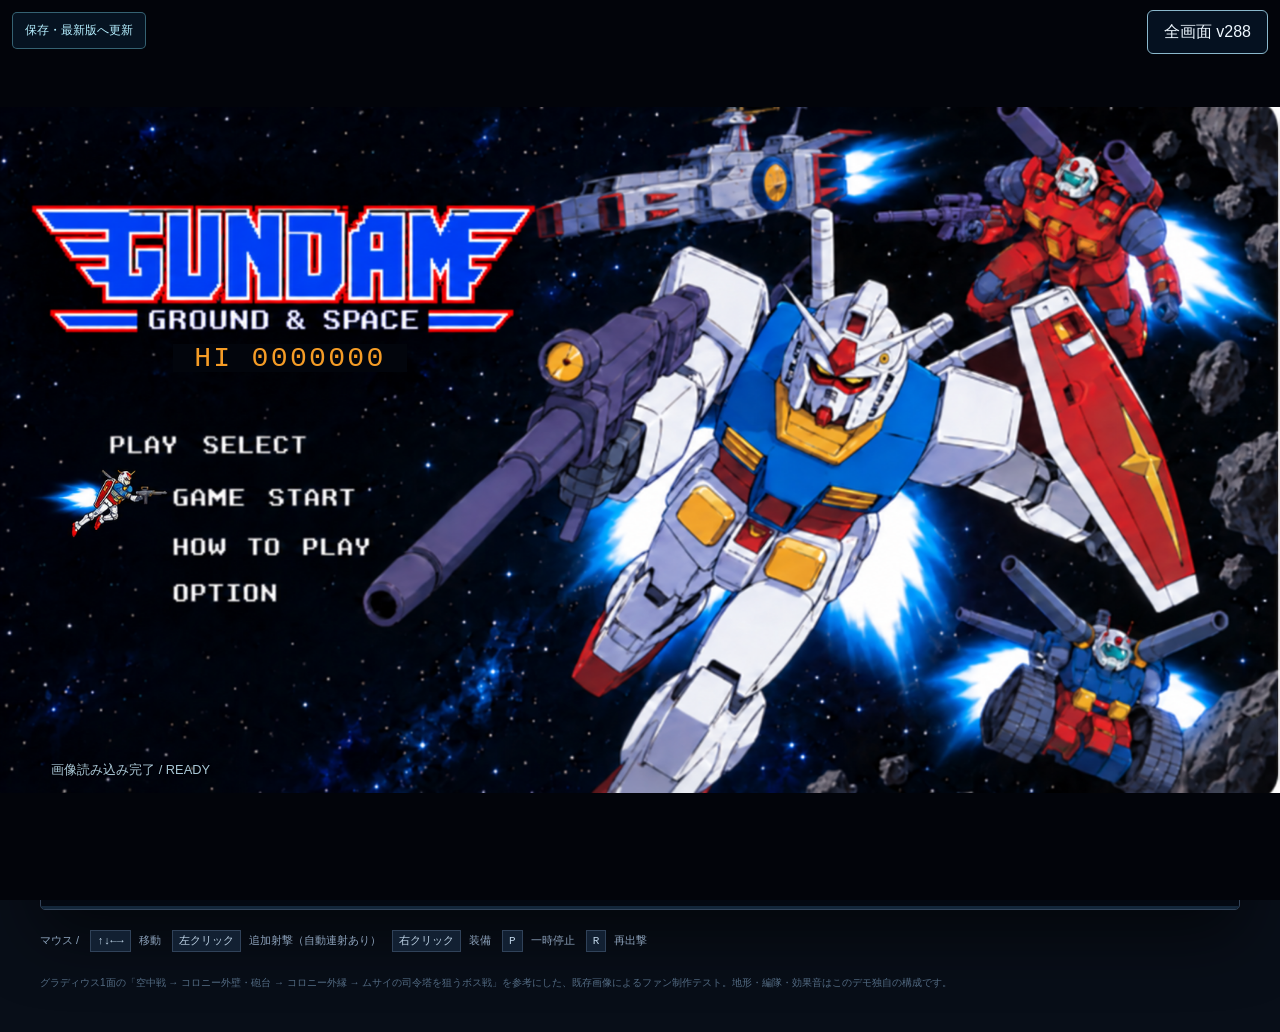
<file: index.html>
<!doctype html>
<html lang="ja">
<head><meta charset="utf-8"><meta name="viewport" content="width=device-width,initial-scale=1,viewport-fit=cover"><title>GUNDAM / COLONY FRONT — テストゲーム</title>
<link rel="stylesheet" href="style.css?v=288"><link rel="stylesheet" href="customization.css?v=288"><link rel="stylesheet" href="result-customization.css?v=288"><link rel="stylesheet" href="workshop-ui.css?v=288"><link rel="stylesheet" href="workshop-skin.css?v=288"><link rel="stylesheet" href="title-menu.css?v=288"><link rel="stylesheet" href="developer-menu.css?v=288"><link rel="manifest" href="manifest.webmanifest"><meta name="theme-color" content="#081726"></head>
<body><main>
<header><div class="brand"><span class="mark">◆</span><div><small>MS COMBAT SIMULATOR / TEST BUILD 01</small><h1>COLONY FRONT<span>ガンダム × ザク</span></h1></div></div><div class="status"><i></i> LOCAL TEST · v288 <button id="fullscreen">全画面 v288</button></div></header>
<section class="game-frame"><div id="title-menu" role="region" aria-label="ゲーム開始メニュー"><a id="offline-update" href="install.html?update=288" style="position:absolute;top:12px;left:12px;z-index:20;padding:9px 12px;border:1px solid #7bd9ed66;border-radius:5px;background:#071726dd;color:#b5efff;font:12px sans-serif;text-decoration:none">保存・最新版へ更新</a><button id="title-fullscreen" type="button">全画面 <span class="title-version">v288</span></button><div class="title-stage"><div class="title-illustration"><img src="assets/title-menu/title-menu-approved-flight.png" alt="ガンダム、ガンキャノン、ガンタンクとホワイトベースの宇宙戦"><div class="title-hi" id="title-high-score">HI 0000000</div></div><nav class="title-controls" aria-label="タイトルメニュー"><button id="title-start" disabled>GAME START</button><button id="title-help">HOW TO PLAY</button><button id="title-options">OPTION</button></nav><div class="title-status" id="title-status" role="status">読込中…</div><section class="title-dialog" id="title-dialog" role="dialog" aria-modal="true" aria-label="メニュー詳細" hidden></section></div></div><div class="topline"><span><span id="stage-number">第1話</span> <b id="zone">AIR BATTLE</b></span><span>SCORE <b id="score">000000</b></span><span>BEST <b id="best">000000</b></span><span>残機 <b id="lives">03</b></span></div>
<div class="screen"><div id="player-hud"><span>HP <span class="hp-track"><i id="hp-fill"></i></span> <b id="hp-text">100 / 100</b></span><span id="material-count">素材 0</span></div><canvas id="game" width="1200" height="675" aria-label="横スクロールシューティングゲーム"></canvas><div class="mobile-actions"><div><button data-key="KeyX" aria-label="A 装備">A</button><span>装備</span></div><div class="burner-control"><button data-key="KeyB" aria-label="B バーニア">B</button><span>バーニア</span></div></div><button id="luna2-reroll" type="button" hidden>再出撃</button><button id="luna2-extract" type="button" hidden>素材を持ち帰る</button><div id="cover-control" hidden><button id="cover-button" type="button">隠れる</button></div><div id="overlay"><small id="eyebrow">第1話 / ガンダム大地に立つ!!</small><h2 id="title">出撃準備、完了。</h2><p id="message">ガンダムでザク編隊を突破せよ。<br>地上の基地と峡谷を突破せよ。第1ステージをクリアして宇宙戦へ。</p><button id="start">出撃する <span>ENTER ↵</span></button><p class="hint">移動：マウス / 矢印　射撃：左クリック　装備：右クリック / X</p><span id="loading">画像を読み込み中…</span></div></div>

<div class="powerbar"><span class="label">POWER UP <small>カプセルで選択 → 右クリック / X</small></span><div id="power"></div><span id="equipment">BEAM RIFLE</span></div><div class="progress"><i id="progress"></i></div><div id="custom-panel" role="dialog" aria-label="機体カスタマイズ" style="display:none"></div><iframe id="arcade-results" title="第2ステージ戦闘結果" style="display:none;position:fixed;inset:0;width:100%;height:100%;border:0;z-index:1000"></iframe><div id="intermission" style="display:none;position:fixed;inset:0;background:#000;z-index:1100;align-items:center;justify-content:center"><video id="eyecatch-video" src="game-assets/video/gundam-eyecatch.mp4?v=288" preload="none" playsinline style="width:100%;height:100%;object-fit:contain"></video><button id="eyecatch-resume" style="display:none;position:absolute;bottom:12%;left:50%;transform:translateX(-50%)">タップして再生</button></div></section>
<footer><div>マウス / <kbd>↑↓←→</kbd> 移動 <kbd>左クリック</kbd> 追加射撃（自動連射あり） <kbd>右クリック</kbd> 装備 <kbd>P</kbd> 一時停止 <kbd>R</kbd> 再出撃</div><label class="developer-only"><input type="checkbox" id="training"> 無敵テスト</label><button class="developer-only" id="boss-test">ボス戦テスト</button><button class="developer-only" id="spark-test">破壊演出テスト</button><button class="developer-only" id="zaku-sound-test">ザク撃破音</button></footer>
<p class="note">グラディウス1面の「空中戦 → コロニー外壁・砲台 → コロニー外縁 → ムサイの司令塔を狙うボス戦」を参考にした、既存画像によるファン制作テスト。地形・編隊・効果音はこのデモ独自の構成です。</p>
<audio id="bgm" src="game-assets/audio/gundam-kidou-m7.mp4?v=288" preload="none" loop playsinline></audio></main><script>window.addEventListener('error',function(e){if(!e.message)return;var label=document.getElementById('loading');if(label)label.textContent='起動エラー：'+e.message;});</script><script src="touch-scroll-guard.js?v=288"></script><script src="sprite-metadata.js?v=288"></script><script src="game-audio.js?v=288"></script><script src="ground-stage.js?v=288"></script><script src="ground-boss-intro.js?v=288"></script><script src="customization.js?v=288"></script><script src="weapon-art.js?v=288"></script><script src="result-customization.js?v=288"></script><script src="workshop-ui.js?v=288"></script><script src="title-menu.js?v=288"></script><script src="stage-three.js?v=288"></script><script src="developer-menu.js?v=288"></script><script src="stage-five.js?v=288"></script><script src="stage-four.js?v=288"></script><script src="luna2-maze.js?v=288"></script><script src="game.js?v=288"></script><script src="pwa-register.js"></script></body></html>
</file>
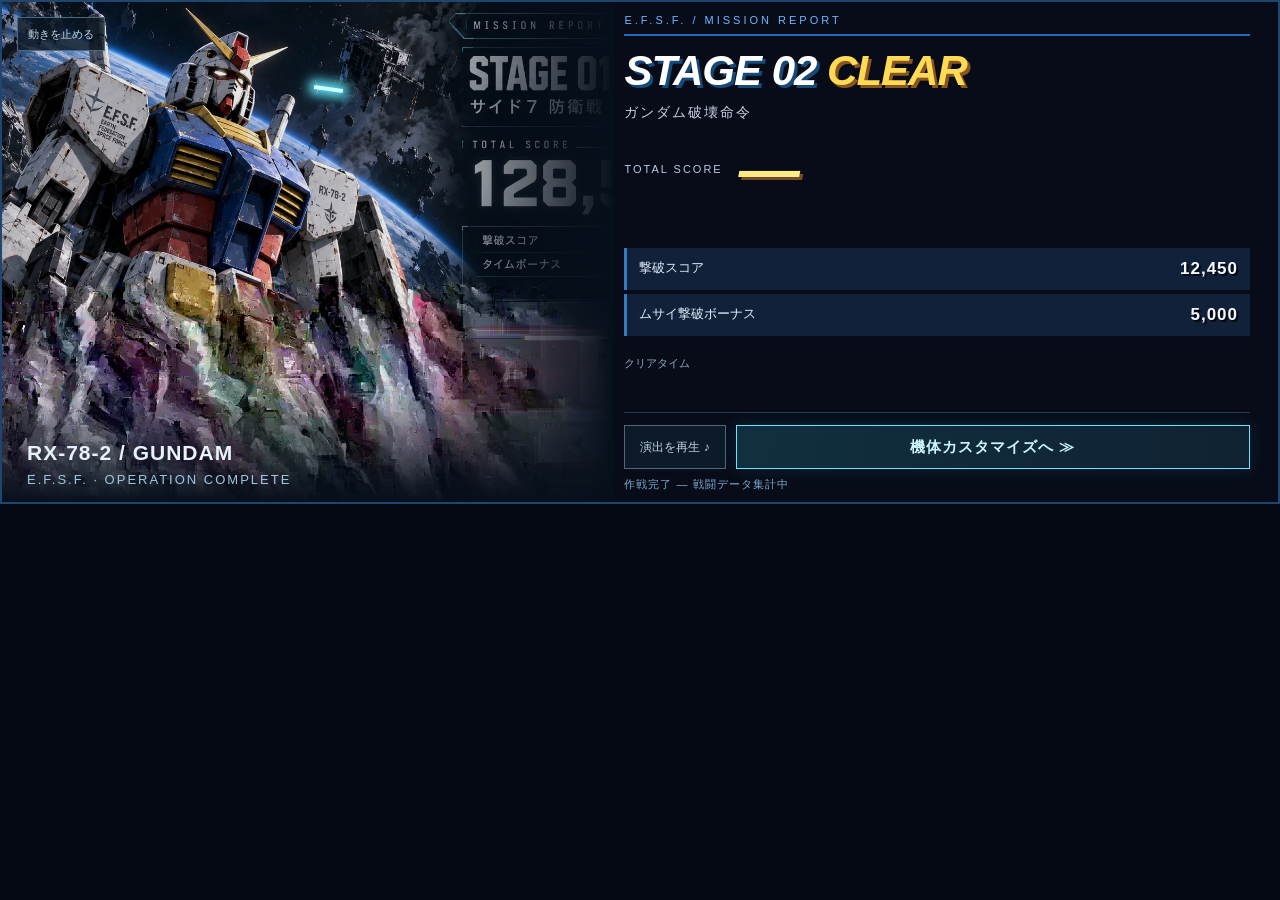
<file: arcade-results.html>
<!doctype html>
<html lang="ja"><head><meta charset="utf-8"><meta name="viewport" content="width=device-width,initial-scale=1"><title>Gundam Arcade Results</title><style>body{margin:0;padding:24px;background:#040912}#gcm{max-width:1100px;margin:auto}.cursor-interaction{cursor:pointer}@media(max-width:600px){body{padding:0}}</style><style>.rank,.banner,.breakdown>div:nth-child(n+3),.metrics>div:not(:last-child){display:none!important}body{padding:0}#gcm{max-width:none;min-height:100svh}.next{white-space:nowrap}</style></head><body>
<div id="gcm">
<style>
#gcm{font-family:Arial,'Noto Sans JP',sans-serif;color:#eef7ff;background:#060f1b;position:relative;overflow:hidden;min-height:570px;border:1px solid #264351;isolation:isolate}#gcm *{box-sizing:border-box}#gcm .scene{position:absolute;inset:0 52% 0 0;overflow:hidden;background:#071121}#gcm .mecha{position:absolute;height:100%;width:auto;max-width:none;left:-9px;top:0;animation:gcmfloat 7s ease-in-out infinite;transform-origin:35% 40%;filter:brightness(.92)}#gcm .scene:after{content:'';position:absolute;inset:0;background:linear-gradient(90deg,transparent 65%,#060f1b),linear-gradient(0deg,#060f1b,transparent 25%)}#gcm .glow{position:absolute;left:51%;top:17%;width:29px;height:4px;background:#c5ffff;box-shadow:0 0 12px 5px #5deaff,0 0 38px #3a9bff;transform:rotate(8deg);animation:gcmeye 5s ease-in-out infinite;mix-blend-mode:screen}#gcm .pilot{position:absolute;bottom:34px;left:25px;z-index:2;letter-spacing:2px;font-size:13px;color:#9fc8de}#gcm .pilot strong{display:block;color:#e7f2fa;font-size:21px;letter-spacing:1px;margin-bottom:7px}#gcm .report{position:relative;margin-left:48%;padding:30px 28px 26px 10px}#gcm .overline{letter-spacing:4px;font-size:11px;color:#80c4dd;border-bottom:1px solid #295361;padding-bottom:16px}#gcm h2{font-size:clamp(24px,4vw,42px);line-height:1.1;letter-spacing:1px;margin:23px 0 10px;color:#f0f6fb}#gcm h2 span{color:#f3d78c}#gcm .subtitle{font-size:14px;color:#b1c5d7;letter-spacing:2px}#gcm .result{display:flex;align-items:center;gap:16px;padding:25px 0 18px}#gcm .total{flex:1;min-width:0}#gcm .label{font-size:11px;letter-spacing:3px;color:#a6c6d7}#gcm .score{font-size:clamp(32px,5.6vw,61px);font-weight:700;letter-spacing:-2px;font-variant-numeric:tabular-nums;margin:8px 0;color:#f3f8fc;text-shadow:0 0 25px #8ddcff33}#gcm .record{font-size:11px;color:#edc976;letter-spacing:2px}#gcm .rank{border:1px solid #877144;padding:14px 18px;text-align:center;background:linear-gradient(140deg,#2d281d66,#060f1b);opacity:0;transform:scale(1.4);transition:opacity .4s,transform .5s}#gcm .rank.show{opacity:1;transform:scale(1)}#gcm .rank small{font-size:11px;letter-spacing:3px;color:#e6c77f}#gcm .rank b{display:block;font-size:66px;line-height:1.15;color:#f1d58c;text-shadow:0 0 25px #e6c06844}#gcm .breakdown dd,#gcm .metrics b{transition:opacity .25s,transform .25s}#gcm .pending{opacity:0;transform:translateY(6px)}#gcm .record{opacity:0;transition:opacity .3s}#gcm .record.show{opacity:1}#gcm .breakdown{border-top:1px solid #244450;border-bottom:1px solid #244450;margin:0;padding:6px 0}#gcm .breakdown div{display:flex;justify-content:space-between;padding:9px 4px;font-size:13px;color:#c4d5e3}#gcm dt,#gcm dd{margin:0}#gcm dd{font-variant-numeric:tabular-nums;color:#f1f5fa}#gcm .metrics{display:flex;justify-content:space-between;gap:8px;margin:19px 0 22px}#gcm .metrics small{display:block;font-size:11px;color:#91acbd;margin-bottom:7px}#gcm .metrics b{font-size:22px;font-variant-numeric:tabular-nums}#gcm .actions{display:flex;gap:10px}#gcm button{font-family:inherit;min-height:44px;padding:10px 15px;background:#0d1b29;color:#c3d8e6;border:1px solid #4c687c;font-size:12px}#gcm button.next{flex:1;color:#cdf5ff;border-color:#6de4ff;background:linear-gradient(100deg,#103040,#102232);box-shadow:0 0 17px #33d5ff22;font-size:15px}#gcm button:hover{filter:brightness(1.25)}#gcm button:focus-visible{outline:2px solid #fff;outline-offset:3px}#gcm .status{font-size:11px;letter-spacing:1px;color:#77b7cd;margin-top:17px;min-height:14px}#gcm .particle{position:absolute;pointer-events:none;background:#bbddff;opacity:0;animation:gcmdrift 9s linear infinite;box-shadow:0 0 5px #aadfff}#gcm.paused .mecha,#gcm.paused .glow,#gcm.paused .particle{animation-play-state:paused}#gcm .pause{position:absolute;top:15px;left:15px;z-index:5;background:#091521c9;font-size:11px;padding:6px 10px;min-height:34px}#gcm .flash{position:absolute;inset:0;background:#adf5ff;opacity:0;pointer-events:none;z-index:8}#gcm .flash.fire{animation:gcmflash .6s ease-out} @keyframes gcmfloat{0%,100%{transform:translateY(0) scale(1.025) rotate(-.3deg)}50%{transform:translateY(-11px) scale(1.045) rotate(.3deg)}}@keyframes gcmeye{0%,100%{opacity:.25}10%,18%{opacity:1}45%{opacity:.4}65%{opacity:.85}}@keyframes gcmdrift{0%{transform:translate(30px,-30px) rotate(0);opacity:0}15%{opacity:.55}85%{opacity:.3}100%{transform:translate(-70px,230px) rotate(140deg);opacity:0}}@keyframes gcmflash{0%{opacity:.45}100%{opacity:0}}@media(max-width:600px){#gcm{min-height:0}#gcm .scene{position:relative;inset:auto;height:300px;width:100%}#gcm .mecha{height:540px;top:-25px;left:calc(50% - 240px)}#gcm .scene:after{background:linear-gradient(0deg,#060f1b,transparent 45%)}#gcm .glow{display:none}#gcm .pilot{bottom:12px}#gcm .report{margin-left:0;padding:18px 22px 25px}#gcm h2{font-size:32px;margin-top:18px}#gcm .score{font-size:49px}#gcm .result{padding-top:20px}#gcm .rank b{font-size:55px}}@media(prefers-reduced-motion:reduce){#gcm .mecha,#gcm .glow,#gcm .particle{animation:none}#gcm .rank{transition:none}}

#gcm .breakdown div.hit{animation:gcmrow .6s ease-out}#gcm .breakdown div.hit dd{color:#bdfaff;text-shadow:0 0 18px #47e5ff}#gcm .score.burst{animation:gcmscore .75s ease-out;color:#fff4c7;text-shadow:0 0 18px #ffd77c,0 0 60px #e8a93288}#gcm .rank.show{animation:gcmrank .8s cubic-bezier(.15,.8,.2,1);box-shadow:0 0 32px #f4c76866,inset 0 0 24px #dab54b22}#gcm .shockwave{position:absolute;left:70%;top:35%;width:20px;height:20px;border:3px solid #8feaff;border-radius:50%;opacity:0;pointer-events:none;z-index:9}#gcm .shockwave.go{animation:gcmwave 1s ease-out}#gcm .sparks{position:absolute;inset:0;pointer-events:none;z-index:10;overflow:hidden}#gcm .spark{position:absolute;left:76%;top:32%;height:3px;width:20px;background:#ffe1a0;box-shadow:0 0 9px #ffcc55;opacity:0;transform:rotate(var(--angle))}#gcm .spark.go{animation:gcmspark .9s ease-out forwards}#gcm .report.shake{animation:gcmshake .35s linear}#gcm .scan{position:absolute;left:0;right:0;top:0;height:2px;background:#76edff;box-shadow:0 0 18px 6px #3cd5ff44;opacity:0;pointer-events:none;z-index:7}#gcm .scan.go{animation:gcmscan 3.4s linear}#gcm .banner{position:absolute;inset:38% 0 auto;text-align:center;font-size:clamp(25px,5vw,52px);font-weight:800;letter-spacing:6px;color:#fff1bd;background:linear-gradient(90deg,transparent,#152e44e8,transparent);padding:18px 0;opacity:0;pointer-events:none;z-index:12;text-shadow:0 0 24px #e2bc56}#gcm .banner.go{animation:gcmbanner 1.1s ease-in-out forwards}@keyframes gcmrow{0%{background:#67e7ff66;transform:translateX(-7px)}100%{background:transparent;transform:translateX(0)}}@keyframes gcmscore{0%{transform:scale(1.18);filter:brightness(2)}100%{transform:scale(1);filter:brightness(1)}}@keyframes gcmrank{0%{transform:scale(2.4) rotate(-10deg);opacity:0}55%{transform:scale(.9) rotate(2deg);opacity:1}100%{transform:scale(1) rotate(0)}}@keyframes gcmwave{0%{transform:translate(-50%,-50%) scale(1);opacity:.9}100%{transform:translate(-50%,-50%) scale(50);opacity:0}}@keyframes gcmspark{0%{opacity:1;transform:rotate(var(--angle)) translateX(0)}100%{opacity:0;transform:rotate(var(--angle)) translateX(280px)}}@keyframes gcmshake{20%,60%{transform:translateX(-5px)}40%,80%{transform:translateX(5px)}100%{transform:translateX(0)}}@keyframes gcmscan{0%{top:0;opacity:.8}100%{top:100%;opacity:0}}@keyframes gcmbanner{0%{opacity:0;transform:scale(1.25)}20%,65%{opacity:1;transform:scale(1)}100%{opacity:0;transform:scale(1.04)}}@media(prefers-reduced-motion:reduce){#gcm .shockwave,#gcm .sparks,#gcm .scan,#gcm .banner{display:none}#gcm .rank.show,#gcm .score.burst,#gcm .report.shake,#gcm .breakdown div.hit{animation:none}}

#gcm{background:#080c19;border:2px solid #1e4670}#gcm .report{background:linear-gradient(90deg,#080c1900,#080c19 8%);padding-top:25px}#gcm .overline{color:#67bbff;letter-spacing:3px;border-bottom:2px solid #276bba}#gcm h2{font-style:italic;font-weight:900;letter-spacing:-1px;color:#fff;text-shadow:3px 3px 0 #164978}#gcm h2 span{color:#ffdb55;text-shadow:3px 3px 0 #875522}#gcm .subtitle{color:#c6d2e1}#gcm .breakdown{border:0}#gcm .breakdown div{margin:4px 0;background:#102139;border-left:3px solid #387ac2;padding:11px 12px;color:#e4eefc}#gcm .breakdown dd{font-weight:800;font-size:17px;letter-spacing:1px;text-shadow:2px 2px #040810}#gcm .breakdown div.hit{animation:arcrow .28s steps(3,end)}#gcm .breakdown div.hit dd{color:#f6f8ff;text-shadow:2px 2px #040810}#gcm .rank{border:0;background:transparent;padding:4px 13px;transform:translateY(-18px)}#gcm .rank small{color:#d0d9e6}#gcm .rank b{font-style:italic;font-weight:900;font-size:82px;color:#ffdc58;text-shadow:3px 3px #a06120,6px 6px #19131b}#gcm .rank.show{animation:arcrank .26s steps(4,end);box-shadow:none}#gcm .score{font-weight:900;font-style:italic;color:#ffeb86;text-shadow:3px 3px 0 #734b25;font-variant-numeric:tabular-nums}#gcm .score.burst{animation:arctotal .24s steps(3,end);color:#ffeb86;text-shadow:3px 3px 0 #734b25}#gcm .record{color:#ffdc58;font-weight:800}#gcm .next{font-weight:800;letter-spacing:1px}#gcm .flash,#gcm .shockwave,#gcm .sparks,#gcm .banner,#gcm .scan{display:none}#gcm .report.shake{animation:none}#gcm .metrics{border-bottom:1px solid #26394f;padding-bottom:15px}#gcm .status{color:#7eabcf}#gcm .label{letter-spacing:2px;color:#b8cce2}@keyframes arcrow{0%{transform:translateX(18px);background:#e5f3ff;color:#07172c}100%{transform:translateX(0);background:#102139}}@keyframes arcrank{0%{transform:translateY(-28px) scale(1.3);opacity:0}70%{transform:translateY(4px) scale(1);opacity:1}100%{transform:translateY(0)}}@keyframes arctotal{0%{transform:translateX(8px);filter:brightness(1.7)}100%{transform:translateX(0);filter:brightness(1)}}
</style>
<div class="scene"><img class="mecha" src="[data-uri]" alt="宇宙で浮遊するRX-78-2ガンダム"><div class="glow"></div><div class="pilot"><strong>RX-78-2 / GUNDAM</strong>E.F.S.F. · OPERATION COMPLETE</div></div>
<button type="button" class="pause cursor-interaction" aria-pressed="false">動きを止める</button>
<div class="report"><div class="overline">E.F.S.F. / MISSION REPORT</div><h2>STAGE 01 <span>CLEAR</span></h2><div class="subtitle">サイド7 防衛戦</div><div class="result"><div class="total"><div class="label">TOTAL SCORE</div><div class="score">0</div><div class="record">／／ NEW RECORD</div></div><div class="rank"><small>RANK</small><b>S</b></div></div><dl class="breakdown"><div><dt>撃破スコア</dt><dd>85,000</dd></div><div><dt>ムサイ撃破ボーナス</dt><dd>20,000</dd></div><div><dt>ノーダメージ</dt><dd>15,000</dd></div><div><dt>コンボボーナス</dt><dd>8,500</dd></div></dl><div class="metrics"><div><small>撃破数</small><b>42</b></div><div><small>命中率</small><b>87%</b></div><div><small>クリアタイム</small><b>02:34</b></div></div><div class="actions"><button type="button" class="replay cursor-interaction">演出を再生 ♪</button><button type="button" class="next cursor-interaction">次のステージへ ≫</button></div><div class="status" aria-live="polite">作戦完了 — 帰還シーケンス待機中</div></div><div class="flash"></div><div class="shockwave"></div><div class="sparks"></div><div class="scan"></div><div class="banner">S RANK ACHIEVED</div>
<script>
(()=>{const root=document.getElementById('gcm');const score=root.querySelector('.score'),rank=root.querySelector('.rank'),status=root.querySelector('.status');let frame=0,timers=[];let totalScore=128500,newRecord=true;const reduced=matchMedia('(prefers-reduced-motion: reduce)').matches;
const details=[...root.querySelectorAll('.breakdown dd'),...root.querySelectorAll('.metrics b')];const record=root.querySelector('.record');
function later(fn,delay){timers.push(setTimeout(fn,delay))}
const sparkBox=root.querySelector('.sparks');for(let i=0;i<24;i++){const sp=document.createElement('i');sp.className='spark';sp.style.setProperty('--angle',i*15+'deg');sparkBox.appendChild(sp)}
function effect(selector,cls='go'){const el=root.querySelector(selector);el.classList.remove(cls);void el.offsetWidth;el.classList.add(cls)}
const counterAudio=new Audio('game-assets/audio/score-counter.wav?v=116');counterAudio.preload='auto';counterAudio.loop=true;counterAudio.volume=.6;
function counterSound(active){if(parent!==window&&typeof parent.resultCounterSound==='function'){parent.resultCounterSound(active);return;}counterAudio.pause();counterAudio.currentTime=0;if(active&&!document.hidden)counterAudio.play().catch(()=>{});}
document.addEventListener('visibilitychange',()=>{if(document.hidden)counterSound(false)});
let audio=null;function tick(freq,duration){if(!audio||audio.state!=='running')return;const osc=audio.createOscillator(),gain=audio.createGain();osc.type='square';osc.frequency.value=freq;gain.gain.setValueAtTime(.025,audio.currentTime);gain.gain.exponentialRampToValueAtTime(.001,audio.currentTime+duration);osc.connect(gain);gain.connect(audio.destination);osc.start();osc.stop(audio.currentTime+duration)}function play(){counterSound(false);root.querySelectorAll('.hit,.burst,.shake,.spark.go').forEach(el=>el.classList.remove('hit','burst','shake','go'));cancelAnimationFrame(frame);timers.forEach(clearTimeout);timers=[];rank.classList.remove('show');record.classList.remove('show');score.textContent='—';details.forEach(el=>el.classList.add('pending'));status.textContent='作戦完了 — 戦闘データ集計中';
 details.forEach((el,i)=>later(()=>{el.classList.remove('pending');if(el.closest('.breakdown'))el.parentElement.classList.add('hit');tick(500+i*100,.045)},reduced?0:350+i*420));
 later(()=>{const start=performance.now();status.textContent='総合スコア集計中';if(!reduced&&totalScore>0)counterSound(true);function count(now){const progress=reduced?1:Math.min((now-start)/2300,1);score.textContent=Math.round(totalScore*(1-Math.pow(1-progress,3))).toLocaleString('ja-JP');if(progress<1)frame=requestAnimationFrame(count);else{counterSound(false);if(newRecord)record.classList.add('show');effect('.score','burst');tick(220,.12);later(()=>{rank.classList.add('show');tick(880,.14);later(()=>tick(1320,.22),110);status.textContent='作戦完了 — 戦闘記録確定';},reduced?0:350)}}frame=requestAnimationFrame(count)},reduced?0:350+details.length*420+550)}
root.querySelector('.replay').onclick=()=>{try{audio=audio||new (window.AudioContext||window.webkitAudioContext)();audio.resume().catch(()=>{})}catch(e){}play()};const pause=root.querySelector('.pause');pause.onclick=()=>{const paused=root.classList.toggle('paused');pause.textContent=paused?'動きを再開':'動きを止める';pause.setAttribute('aria-pressed',String(paused))};root.querySelector('.next').onclick=()=>{counterSound(false);if(typeof window.GundamResults.onNext==='function')window.GundamResults.onNext();else status.textContent='STAGE 02 — 出撃待機（組み込み時に次面処理を接続）'};for(let i=0;i<18;i++){const p=document.createElement('i');p.className='particle';p.style.cssText=`left:${(i*19)%47}%;top:${(i*37)%70}%;width:${i%3+1}px;height:${i%3+1}px;animation-delay:-${i*.7}s;animation-duration:${7+i%5}s`;root.appendChild(p)}window.GundamResults={onNext:null,show(data={}){const scores=[data.killScore??85000,data.timeBonus??20000,data.noDamageBonus??15000,data.comboBonus??8500].map(v=>Math.max(0,Math.round(Number(v)||0)));totalScore=scores.reduce((a,b)=>a+b,0);scores.forEach((v,i)=>details[i].textContent=v.toLocaleString('ja-JP'));details[4].textContent=String(Math.max(0,Math.round(Number(data.kills??42)||0)));details[5].textContent=String(Math.max(0,Math.min(100,Math.round(Number(data.accuracy??87)||0))))+'%';details[6].textContent=String(data.clearTime??'02:34');rank.querySelector('b').textContent=String(data.rank??'S');newRecord=data.isNewRecord??true;root.querySelector('h2').replaceChildren(document.createTextNode('STAGE '+String(data.stage??1).padStart(2,'0')+' '));const clear=document.createElement('span');clear.textContent='CLEAR';root.querySelector('h2').append(clear);root.querySelector('.subtitle').textContent=String(data.title??'サイド7 防衛戦');play()},destroy(){counterSound(false);cancelAnimationFrame(frame);timers.forEach(clearTimeout);if(audio)audio.close().catch(()=>{});root.remove()}};play()})();
</script></div>

<script>
const q=new URLSearchParams(location.search),total=Math.max(0,Number(q.get('score'))||17450),bonus=Number(q.get('bonus'))||5000;
GundamResults.show({stage:Number(q.get('stage'))||2,title:q.get('stage')==='1'?'ガンダム大地に立つ!!':'ガンダム破壊命令',killScore:Math.max(0,total-bonus),timeBonus:Math.min(total,bonus),noDamageBonus:0,comboBonus:0,kills:0,accuracy:0,clearTime:q.get('time')||'02:34',rank:'',isNewRecord:q.get('record')==='1'});
if(q.get('stage')==='1')document.querySelectorAll('.breakdown dt')[1].textContent='ザク隊撃破ボーナス';document.querySelector('.next').textContent='機体カスタマイズへ ≫';
GundamResults.onNext=()=>{if(parent!==window){parent.postMessage({type:'gundam-results-restart'},location.origin)}else location.href='./?v=140'};
addEventListener('pagehide',()=>GundamResults.destroy(),{once:true});
</script><style>
html,body{margin:0!important;padding:0!important;min-height:0!important}#gcm{margin:0 auto!important;min-height:0!important}#gcm .report{padding-top:12px!important;padding-bottom:10px!important}#gcm h2{margin-top:12px!important}#gcm .overline{padding-bottom:8px!important}#gcm .result{padding:14px 0 10px!important}#gcm .metrics{margin:10px 0 12px!important;padding-bottom:8px!important}#gcm .status{margin-top:8px!important}#gcm .pilot{bottom:15px!important}
@media(max-height:500px){#gcm .report{padding-top:8px!important}#gcm .overline{display:none}#gcm h2{margin:4px 0 5px!important;font-size:27px!important}#gcm .subtitle{font-size:11px}#gcm .result{padding:8px 0!important}#gcm .score{font-size:40px!important;margin:3px 0!important}#gcm .breakdown div{padding:7px 10px!important}#gcm .metrics b{font-size:18px}#gcm .metrics{margin:7px 0!important}#gcm button{min-height:35px;padding:7px 10px!important}#gcm .pilot strong{font-size:15px}#gcm .pilot{font-size:9px}}
</style><script>
function fitResult(){const root=document.getElementById('gcm');if(!root)return;root.style.zoom=1;const scale=Math.min(1,innerHeight/root.offsetHeight);root.style.zoom=scale;}
addEventListener('resize',fitResult);addEventListener('load',fitResult);document.fonts?.ready.then(fitResult);fitResult();
</script><style>
#gcm .total{display:flex;align-items:center;gap:16px;flex-wrap:wrap}#gcm .total .label{white-space:nowrap}#gcm .total .score{margin:0!important;line-height:1.15}#gcm .total .record{flex-basis:100%}#gcm .result{padding:12px 0!important}#gcm .total{row-gap:7px}@media(max-width:600px){#gcm .total{column-gap:10px}#gcm .total .label{font-size:10px;letter-spacing:1px}#gcm .total .score{font-size:36px!important}}
</style></body></html>
</file>
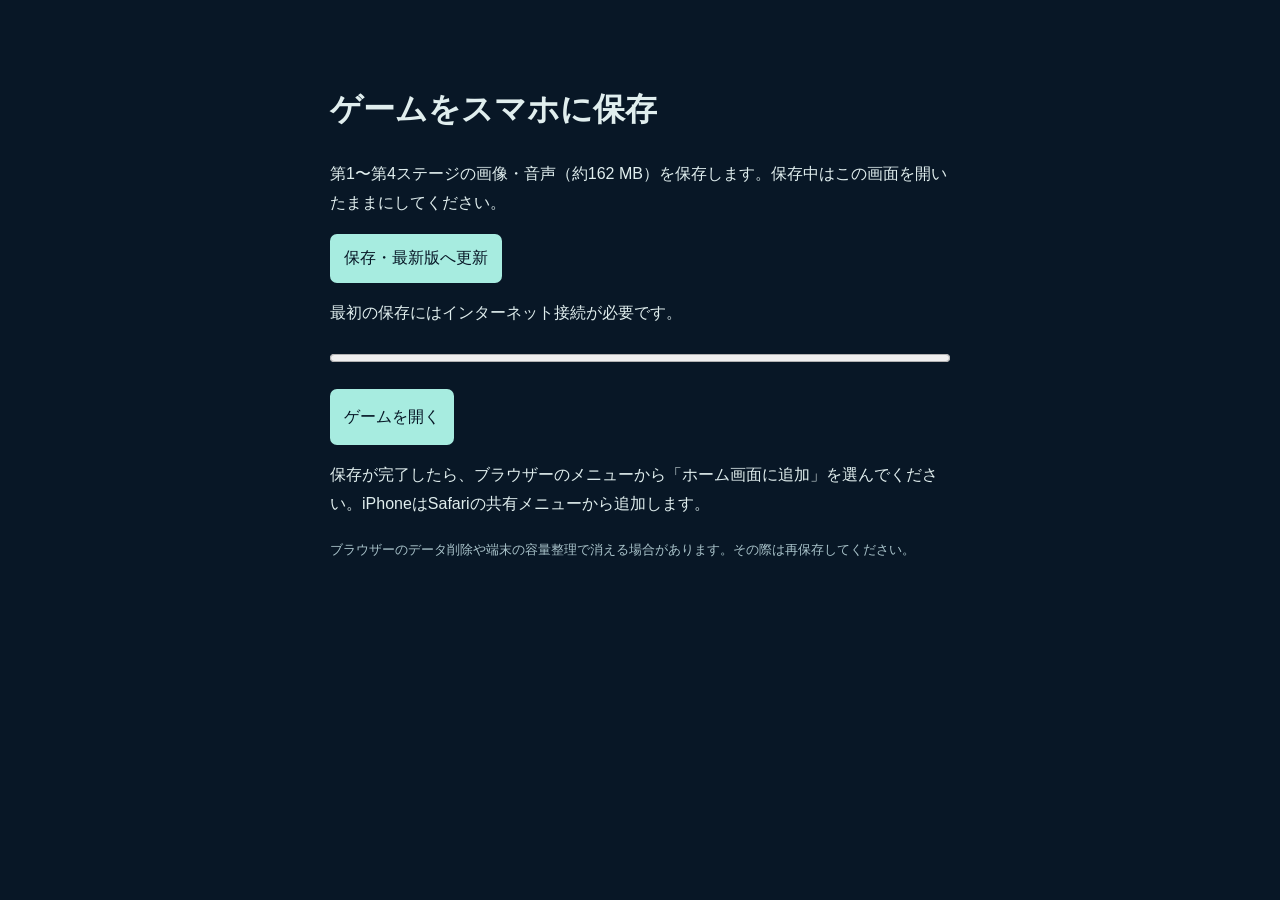
<file: install.html>
<!doctype html><html lang="ja"><meta charset="utf-8"><meta name="viewport" content="width=device-width,initial-scale=1"><meta name="theme-color" content="#081726"><link rel="manifest" href="manifest.webmanifest"><title>ゲームをスマホに保存</title><style>body{font:16px sans-serif;background:#081726;color:#e0eeee;max-width:620px;margin:40px auto;padding:20px;line-height:1.8}button,a{display:inline-block;padding:14px;background:#a7ece0;color:#071726;border:0;border-radius:7px;font-size:16px;text-decoration:none}progress{width:100%}small{color:#aac4cb}</style><h1>ゲームをスマホに保存</h1><p>第1〜第4ステージの画像・音声（約162 MB）を保存します。保存中はこの画面を開いたままにしてください。</p><button id="save">保存・最新版へ更新</button><p id="status" role="status">最初の保存にはインターネット接続が必要です。</p><progress id="progress" value="0" max="1"></progress><p><a href="index.html">ゲームを開く</a></p><p>保存が完了したら、ブラウザーのメニューから「ホーム画面に追加」を選んでください。iPhoneはSafariの共有メニューから追加します。</p><small>ブラウザーのデータ削除や端末の容量整理で消える場合があります。その際は再保存してください。</small><script>
const status=document.getElementById('status');
const save=document.getElementById('save');
const progress=document.getElementById('progress');
const scope=new URL('./',location.href);
function report(done,total){
 progress.max=total;
 progress.value=done;
 status.textContent='保存中 '+done+' / '+total;
}
async function saveFile(cache,file){
 const url=new URL(file,scope);
 let error;
 for(let attempt=0;attempt<3;attempt++){
  try{
   const response=await fetch(url,{cache:'reload'});
   if(!response.ok)throw Error('HTTP '+response.status);
   await cache.put(url,response);
   return;
  }catch(problem){
   if(problem.name==='QuotaExceededError')throw problem;
   error=problem;
   if(attempt<2)await new Promise(resolve=>setTimeout(resolve,700*(attempt+1)));
  }
 }
 throw Error(file+' ('+error.message+')');
}
save.onclick=async()=>{
 save.disabled=true;
 status.textContent='保存の準備中…';
 try{
  const registration=await navigator.serviceWorker.register('./sw.js');
  await registration.update();
  const response=await fetch('./offline-assets.json',{cache:'no-store'});
  if(!response.ok)throw Error('保存用ファイル一覧 HTTP '+response.status);
  const {version,files}=await response.json();
  const cache=await caches.open('gundam-'+scope.href+version);
  let done=0;
  report(done,files.length);
  for(const file of files){
   const url=new URL(file,scope);
   if(file==='install.html'||!(await cache.match(url)))await saveFile(cache,file);
   report(++done,files.length);
  }
  await cache.put(scope,await cache.match(new URL('index.html',scope)));
  status.textContent='保存完了。オフラインで遊べます。';
 }catch(error){
  status.textContent=error.name==='QuotaExceededError'
   ?'端末の保存領域が不足しています。空き容量を増やしてから再開してください。'
   :'保存が中断されました。もう一度押すと続きから再開します。 '+error.message;
 }finally{
  save.disabled=false;
 }
};
</script></html>
</file>
<file: style.css>
*{box-sizing:border-box}body{margin:0;background:#080e18;color:#dfebf8;font-family:Segoe UI,"Yu Gothic",sans-serif}main{max-width:1320px;padding:30px 40px;margin:auto}header{display:flex;align-items:center;justify-content:space-between;margin-bottom:25px}.brand{display:flex;align-items:center;gap:16px}.mark{font-size:42px;color:#80f3ff}.brand small{font:10px monospace;letter-spacing:3px;color:#90a3bc}h1{font-size:27px;letter-spacing:3px;margin:7px 0 0}h1 span{font-size:11px;letter-spacing:1px;color:#879db5;margin-left:16px}.status{font:11px monospace;color:#879db5;display:flex;gap:12px;align-items:center}.status i{width:6px;height:6px;background:#82f4c1;box-shadow:0 0 12px #82f4c1;border-radius:50%}button{font:inherit;cursor:pointer;background:#142234;border:1px solid #2b4056;color:#b7cce0;border-radius:4px;padding:9px 12px}button:hover{border-color:#81e9ff;color:white}.game-frame{border:1px solid #34445a;background:#030812;box-shadow:0 25px 65px #0008;border-radius:5px;overflow:hidden}.topline{display:flex;justify-content:space-between;padding:14px 22px;font:11px monospace;letter-spacing:2px;color:#7d95ad}.topline b{color:#e9f5ff;margin-left:14px}.topline span:first-child b{color:#82edff}.screen{position:relative;aspect-ratio:16/9}canvas{display:block;width:100%;height:100%;image-rendering:pixelated}#overlay{position:absolute;inset:0;display:flex;flex-direction:column;align-items:center;justify-content:center;text-align:center;background:linear-gradient(90deg,#030912c9,#061225a0,#030912c9)}#overlay small{color:#78dfed;font:11px monospace;letter-spacing:4px}h2{font-size:clamp(23px,4vw,46px);letter-spacing:4px;margin:25px 0 12px}#message{font-size:14px;line-height:2;color:#9fb3c9}#start{margin-top:20px;background:#89e8f5;color:#07121e;border:0;padding:17px 36px;font-weight:bold;font-size:16px;min-width:270px;box-shadow:0 0 30px #70e4ff22}#start span{font-size:10px;margin-left:25px;opacity:.7}.hint{font-size:11px;color:#8192a8;margin-top:24px}#loading{font-size:11px;color:#ffca83}.powerbar{display:flex;align-items:center;gap:18px;padding:13px 22px;border-top:1px solid #233449;font:11px monospace}.label{color:#8bdfe9}.label small{display:block;color:#6c859d;font-family:Segoe UI;font-size:9px;margin-top:5px}#power{display:flex;gap:7px;flex:1}#power span{border:1px solid #25364a;padding:10px 12px;color:#62768b;flex:1;text-align:center;font-size:10px}#power span.selected{background:#df8036;border-color:#ffbb73;color:#fff}#power span.owned{color:#8ce8fc;border-color:#4a8193}#equipment{color:#90a7c2;font-size:10px;white-space:nowrap}.progress{height:3px;background:#13263a}.progress i{display:block;height:100%;width:0;background:#81e3ed}footer{display:flex;align-items:center;gap:20px;justify-content:space-between;margin-top:23px;color:#8da3bc;font-size:11px}kbd{border:1px solid #304259;background:#122032;padding:4px 6px;color:#c0d5e8;margin-right:5px;margin-left:8px}label{white-space:nowrap;cursor:pointer}input{accent-color:#81e8f5}.note{font-size:10px;color:#536b83;line-height:1.9;margin-top:25px}.touch{display:none;gap:8px;margin-top:18px}.touch button{flex:1;touch-action:none;user-select:none}@media(max-width:900px){main{padding:16px 10px}header{margin-bottom:14px}h1{font-size:18px;letter-spacing:1px}h1 span,.status i,.status{font-size:0}.status button{font-size:10px}.brand small{font-size:8px;letter-spacing:1px}.mark{font-size:30px}.topline{padding:10px;font-size:9px;letter-spacing:0}.topline b{margin-left:5px}.powerbar{padding:10px;gap:8px}.label,#equipment{display:none}#power{gap:4px}#power span{padding:7px 3px;font-size:8px}footer{flex-wrap:wrap;gap:10px}footer>div{display:none}.touch{display:flex}#overlay small{font-size:8px;letter-spacing:1px}h2{margin:10px 0}#message{font-size:11px;margin:0}#start{margin-top:10px;padding:10px;min-width:210px}.hint{font-size:8px;margin:12px 0}#loading{font-size:9px}}
/* Touch controls also appear on wide phones and inside fullscreen. */
#power span.maxed{background:transparent;border-color:#fff;color:#fff;box-shadow:inset 0 0 0 1px #ffffff33}
#power span.locked{color:#526173;border-color:#263347;background:transparent;box-shadow:none}
canvas{touch-action:none;user-select:none;-webkit-user-select:none;-webkit-touch-callout:none}
.touch .directions{display:flex;gap:6px;flex:2}.touch span{font-size:10px;color:#93c7d8;align-self:center}.touch button{min-width:44px;min-height:48px;-webkit-user-select:none;-webkit-touch-callout:none}.touch button:active{background:#387486;color:white}
@media(max-width:900px),(any-pointer:coarse){.touch{display:flex;margin:0;padding:8px;gap:6px;background:#0c1928}.screen{width:min(100%,calc((100dvh - 170px)*16/9));margin:auto}main{padding:8px}header{margin-bottom:8px}.brand small{letter-spacing:1px}.powerbar{padding:6px 8px}.label,#equipment{display:none}#power span{padding:6px 2px}footer{margin-top:10px}.hint{font-size:9px}footer>div{display:none}}
@media(max-width:600px){.touch span{display:none}.touch button{padding:6px;font-size:12px}.touch .directions{flex:2.5}.screen{width:100%}.note{margin-top:12px}}
.game-frame:fullscreen{display:flex;flex-direction:column;justify-content:center;background:#030812}.game-frame:fullscreen .screen{width:min(100%,calc((100dvh - 135px)*16/9));margin:0 auto}.game-frame:fullscreen .touch{display:flex}
.screen{touch-action:none;overscroll-behavior:none;-webkit-user-select:none;user-select:none}canvas{object-fit:contain}#input-status{display:block;white-space:nowrap;font-size:9px}
@media(max-width:900px),(any-pointer:coarse){.screen{width:100%;height:min(56.25vw,max(130px,calc(100dvh - 170px)));aspect-ratio:auto}.touch span{display:block}.touch .directions{flex:none}.touch button{min-width:38px}.touch{gap:4px}}
@media(max-width:600px){#input-status{font-size:8px;white-space:normal;width:43px}.touch .directions{gap:3px}.touch button{min-width:34px}}
.game-frame:fullscreen .screen{width:100%;height:calc(100dvh - 135px);aspect-ratio:auto}
#stick{display:none;position:absolute;z-index:2;width:88px;height:88px;margin:-44px 0 0 -44px;border:1px solid #8be9ff55;border-radius:50%;background:#8be9ff0b;pointer-events:none}#stick-knob{position:absolute;left:27px;top:27px;width:32px;height:32px;border-radius:50%;border:1px solid #c6f6ff66;background:#95e8ff22;pointer-events:none}
.mobile-actions{display:none;position:absolute;right:16px;bottom:18px;z-index:3;gap:14px;pointer-events:none}.mobile-actions>div{display:flex;flex-direction:column;align-items:center;gap:3px}.mobile-actions button{pointer-events:auto;touch-action:none;user-select:none;-webkit-user-select:none;width:58px;height:58px;border-radius:50%;background:#162d43d9;border:1px solid #8ed7e777;color:#c4f3ff;font:bold 22px monospace}.mobile-actions button:active{background:#428395}.mobile-actions span{color:#a2c2d3;font-size:9px;text-shadow:0 1px 3px #000}.mobile-actions>div:first-child{margin-top:18px}@media(max-width:900px),(any-pointer:coarse){.mobile-actions{display:flex}}@media(max-width:600px){.mobile-actions{right:10px;bottom:10px;gap:9px}.mobile-actions button{width:48px;height:48px}}
/* Phone landscape: HUD and equipment sit over the game, not outside it. */
@media(max-width:900px),(any-pointer:coarse){
 @media(orientation:landscape){
  html,body{width:100%;height:100%;overflow:hidden;overscroll-behavior:none}
  main{position:fixed;top:0;left:0;width:100%;height:var(--game-height,100vh);max-width:none;margin:0;padding:0}
  header{position:fixed;right:max(8px,env(safe-area-inset-right));top:max(5px,env(safe-area-inset-top));z-index:6;margin:0}
  .brand,.status i,footer,.note{display:none}
  .status{font-size:0;gap:5px}.status button{font-size:10px;padding:5px 7px;background:#101e2bc9}
  .game-frame,.game-frame:fullscreen{position:absolute;inset:0;width:100%;height:100%;border:0;border-radius:0;box-shadow:none;display:block}
  .screen,.game-frame:fullscreen .screen{position:absolute;inset:0;width:100%;height:100%;margin:0;aspect-ratio:auto}
  canvas{object-fit:fill}
  .topline{position:absolute;top:0;left:0;z-index:4;width:calc(100% - 150px);padding:8px max(8px,env(safe-area-inset-left));font-size:9px;background:linear-gradient(#030812aa,transparent);pointer-events:none}
  .topline span:first-child{display:none}
  .powerbar{position:absolute;bottom:max(14px,env(safe-area-inset-bottom));left:max(8px,env(safe-area-inset-left));width:calc(100% - 110px);z-index:4;padding:0;border:0;background:#03081288;pointer-events:none}
  #power{gap:3px;min-width:0}#power span{padding:5px 2px;font-size:9px;min-width:0;white-space:nowrap}
  .progress{position:absolute;bottom:0;left:0;width:100%;z-index:4;height:2px;pointer-events:none}
  .mobile-actions{right:max(12px,env(safe-area-inset-right));bottom:max(12px,env(safe-area-inset-bottom))}
  #overlay{z-index:5}.hint{display:none}
 }
}
@media(min-width:901px) and (pointer:fine){
 .game-frame:fullscreen{height:100vh;padding:8px;justify-content:flex-start;gap:4px}
 .game-frame:fullscreen .topline,.game-frame:fullscreen .powerbar,.game-frame:fullscreen .progress{flex-shrink:0}
 .game-frame:fullscreen .screen{flex:1;min-height:0;width:100%;height:auto;margin:0;aspect-ratio:auto}
}

.mobile-actions>div:first-child{margin-top:0}.burner-control{display:none!important}.stage4-active .burner-control{display:flex!important}

#cover-control{position:absolute;right:16px;bottom:18px;z-index:3}
#cover-control[hidden]{display:none}
@media(max-width:900px), (pointer:coarse){#cover-control{right:max(12px,env(safe-area-inset-right));bottom:calc(86px + env(safe-area-inset-bottom))}}
#cover-button{min-width:76px;min-height:44px;touch-action:manipulation;font:bold 14px sans-serif;background:#2d3019;border:1px solid #e2d071;border-radius:10px;color:#fff0a0}
#cover-button:disabled{opacity:.52}
#luna2-reroll,#luna2-extract{
 position:absolute;right:16px;bottom:18px;z-index:3;min-height:44px;
 padding:0 13px;color:#ddfbff;background:#122c3c;border:1px solid #80bacb;
 border-radius:9px;touch-action:manipulation;font-weight:700
}
#luna2-extract{bottom:70px;color:#143023;background:#a6edc8;border-color:#d3ffe7}
#luna2-reroll,#luna2-extract{right:auto;left:16px}
#luna2-reroll[hidden],#luna2-extract[hidden]{display:none}
@media(max-width:900px), (pointer:coarse){
 #luna2-reroll{left:max(12px,env(safe-area-inset-left));bottom:calc(86px + env(safe-area-inset-bottom))}
 #luna2-extract{left:max(12px,env(safe-area-inset-left));bottom:calc(138px + env(safe-area-inset-bottom))}
}
</file>
<file: customization.css>
/* All combat additions are overlays; canvas geometry stays at the v139 baseline. */
#player-hud{position:absolute;top:7px;left:12px;z-index:3;pointer-events:none;display:flex;flex-direction:column;gap:4px;font:12px monospace;color:#edf8ff;text-shadow:0 1px 3px #000;background:#07121cbb;padding:6px 9px;border-radius:4px}
#player-hud>span{display:flex;align-items:center;gap:6px}.hp-track{display:inline-block;width:100px;height:8px;background:#263343}.hp-track i{display:block;width:100%;height:100%;background:#71e9ae}#material-count{font-size:10px;color:#e2c97d}
#custom-panel{position:fixed;inset:0;z-index:1050;background:#030a13f5;align-items:center;justify-content:center;padding:12px;color:#dfebf8;touch-action:pan-y}
.custom-shell{width:min(1100px,100%);height:100%;max-height:850px;display:flex;flex-direction:column;border:1px solid #38536a;background:#0b1826;padding:16px;border-radius:9px;min-height:0}
.custom-shell header{margin:0 0 10px;gap:12px}.custom-shell h2{font-size:23px;letter-spacing:1px;margin:3px 0}.custom-shell header small{color:#81d9e8}.custom-shell header>b{color:#f2d17e;white-space:nowrap}.custom-toolbar{display:flex;gap:8px;align-items:center;flex-wrap:wrap}.custom-toolbar button[aria-pressed=true]{background:#a0e4ea;color:#081522}.custom-notice{min-height:20px;font-size:12px;color:#d3dfab;margin:8px 0}.custom-scroll{overflow-y:auto;overscroll-behavior:contain;flex:1;min-height:0;padding-right:8px}.custom-scroll article{display:flex;justify-content:space-between;align-items:center;border-top:1px solid #21394a;padding:12px 0;gap:12px}.custom-scroll article small{display:block;font-size:11px;color:#91adbd;margin-top:4px}.custom-scroll article button{min-width:100px;min-height:40px}.custom-scroll h3{font-size:16px;color:#a8e1ed;margin:20px 0 10px}.custom-scroll p{font-size:12px;line-height:1.7;color:#93adbe}.custom-scroll label{display:inline-flex;gap:8px;align-items:center;margin:5px 15px 5px 0;font-size:12px}.custom-scroll select{font:inherit;color:#e1f4ff;background:#112c3d;padding:8px;border:1px solid #4a697b}.custom-order{display:flex;flex-wrap:wrap;gap:8px;margin-bottom:12px}.custom-order>div{display:flex;gap:5px;align-items:center;background:#122b3b;padding:6px;border:1px solid #355062}.custom-order span{font-size:12px}.custom-order button{min-width:36px;min-height:36px;padding:4px}.custom-shell footer{display:flex;justify-content:space-between;margin:12px 0 0;flex-wrap:wrap;font-size:11px}.custom-shell footer>span{color:#a2b6c5}.custom-shell footer>button{background:#b5e9dc;color:#0a2529;font-weight:bold;min-height:42px}#custom-panel button:disabled{opacity:.35;cursor:default}#custom-panel button:focus-visible,#custom-panel select:focus-visible{outline:2px solid #ffda8a;outline-offset:2px}
@media(max-height:500px){#custom-panel{padding:5px}.custom-shell{padding:8px}.custom-shell h2{font-size:17px}.custom-shell header{margin-bottom:5px}.custom-toolbar button{padding:7px}.custom-notice{margin:5px 0;font-size:11px}.custom-scroll article{padding:8px 0}.custom-shell footer{margin-top:5px}.custom-shell footer>span{display:none}}
@media(max-width:900px){#player-hud{font-size:10px;top:32px;left:7px;padding:4px 6px}.hp-track{width:75px}#material-count{font-size:9px}#power span{min-width:0;font-size:7px}}
#custom-panel .custom-shell>header{position:static;inset:auto;z-index:auto;display:flex;width:100%;flex-shrink:0}#custom-panel .custom-shell>footer{position:static;inset:auto;display:flex;flex-shrink:0}
</file>
<file: result-customization.css>
/* Integrated mission report and workshop. Combat layout is untouched. */
#custom-panel{padding:0;background:#030914}
#custom-panel .result-shell{display:grid;grid-template-columns:43% 57%;width:min(1320px,100%);max-height:900px;height:100%;padding:0;gap:0;border-radius:0;border-color:#254757;overflow:hidden;background:#07121f}
.result-summary{position:relative;isolation:isolate;overflow:hidden;display:flex;flex-direction:column;min-width:0;padding:24px 26px;background:#06111d;border-right:1px solid #2e4d5f}
.result-kicker{font:10px monospace;letter-spacing:3px;color:#8ac6d8;z-index:2}.result-stage{font-size:clamp(20px,3vw,38px);font-weight:800;letter-spacing:2px;margin-top:14px;z-index:2}.result-stage em{font-style:normal;color:#f2d58e}.result-subtitle{color:#b0c7d8;font-size:12px;margin:5px 0;z-index:2}
.result-portrait{position:absolute;inset:60px 0 0;z-index:-1;overflow:hidden}.result-portrait img{position:absolute;height:100%;width:auto;max-width:none;left:-10px;top:0;filter:brightness(.83);animation:result-mecha-drift 8s ease-in-out infinite}.result-portrait:after{content:'';position:absolute;inset:0;background:linear-gradient(0deg,#06111d 0%,#06111df0 31%,#06111d11 73%,#06111d33)}.result-portrait>span{position:absolute;right:15px;top:34%;z-index:2;font:10px monospace;letter-spacing:2px;color:#adc8da;writing-mode:vertical-rl}.result-portrait b{color:#e4f2fa;margin-top:8px}
.result-numbers{position:relative;margin-top:auto;padding-top:140px;z-index:2}.result-score{display:flex;align-items:baseline;gap:9px;flex-wrap:wrap}.result-score>small{font:10px monospace;letter-spacing:2px;color:#aac7d9;width:100%}.result-score>strong{font:700 clamp(30px,4.5vw,56px) monospace;color:#f0fbff;letter-spacing:-2px;font-variant-numeric:tabular-nums;text-shadow:0 0 20px #8edfff22}.result-record{font:9px monospace;color:#f1cd7b;letter-spacing:1px}.result-details{margin:10px 0;border-top:1px solid #315062;padding-top:7px;font-size:11px;color:#9bb7c8}.result-details>div{display:flex;justify-content:space-between;padding:4px 0}.result-details dt,.result-details dd{margin:0}.result-details dd{color:#deedf5;font-variant-numeric:tabular-nums}
.result-materials{display:grid;grid-template-columns:1fr 1fr;border:1px solid #42635f;background:#142c2dbb;margin-top:12px;padding:12px;gap:8px}.result-materials>div+div{border-left:1px solid #486052;padding-left:12px}.result-materials small{display:block;font-size:10px;color:#a4beb9;margin-bottom:6px}.result-materials b{color:#f0d58c;font:700 30px monospace;font-variant-numeric:tabular-nums}.result-materials i{font:11px monospace;color:#bcb28b}.result-hp{display:flex;align-items:center;gap:9px;margin-top:14px;font-size:10px;color:#acc8d1}.result-hp meter{width:70px;height:9px;flex:1;accent-color:#8de3bd}.result-hp b{font-variant-numeric:tabular-nums;color:#e0f2f0;white-space:nowrap}
.custom-workbench{padding:23px 24px 17px;display:flex;flex-direction:column;min-width:0;min-height:0;background:linear-gradient(145deg,#101f2e,#08131f)}
#custom-panel .custom-workbench>header{position:static;inset:auto;display:flex;align-items:center;justify-content:space-between;margin:0 0 15px;gap:8px;flex-shrink:0}.custom-workbench header small{font:9px monospace;letter-spacing:2px;color:#8fc5d7}.custom-workbench h2{font-size:23px;margin:5px 0 0;letter-spacing:2px}.custom-cost-note{font-size:9px;color:#859aaa;border:1px solid #314b5b;padding:5px;white-space:nowrap}
.custom-workbench .custom-toolbar{flex-shrink:0;gap:7px;flex-wrap:wrap}.custom-workbench .custom-toolbar button{font-size:12px;min-height:40px}.custom-workbench .custom-toolbar button[data-custom=repair]{margin-left:auto;color:#b8e4cc}.custom-categories{display:flex;gap:4px;margin-top:15px;overflow-x:auto;flex-shrink:0;padding-bottom:3px}.custom-categories button{font-size:10px;white-space:nowrap;flex:1;padding:9px 5px;border-color:transparent;color:#95b0c4;background:#0b1826}.custom-categories button[aria-pressed=true]{color:#e0f9ff;border-color:#669cae;background:#193140}.custom-workbench .custom-notice{font-size:11px;min-height:32px;margin:8px 0;line-height:1.5;color:#c9d1a3;flex-shrink:0}.custom-workbench .custom-scroll{border-top:1px solid #2b4354;padding-right:10px;scrollbar-width:thin;scrollbar-color:#4e7385 #0a1522}.custom-workbench article{padding:14px 0}.custom-workbench article b{font-size:13px}.custom-workbench article small{font-size:10px;line-height:1.6}.custom-workbench article button{min-width:82px;font-size:13px;color:#e4e2b6;border-color:#596650;background:#243126}.custom-workbench article button:disabled{background:#101d27;color:#8394a0}.custom-workbench .custom-scroll label{font-size:11px;display:flex;justify-content:space-between}.custom-workbench .custom-scroll h3{font-size:13px}
#custom-panel .custom-workbench>footer{position:static;inset:auto;display:flex;align-items:center;justify-content:space-between;margin:13px 0 0;gap:10px;flex-shrink:0}.custom-workbench footer>span{font-size:9px;color:#91aabc}.custom-workbench footer button{padding:13px 20px;min-height:44px;background:linear-gradient(120deg,#b5e9dc,#89ccd5);color:#0b242d;font-size:13px;font-weight:bold;white-space:nowrap}
@keyframes result-mecha-drift{50%{transform:translateY(-6px)}}
@media(max-height:550px){#custom-panel .result-shell{grid-template-columns:38% 62%}.result-summary{padding:12px 16px}.result-kicker{font-size:8px;letter-spacing:1px}.result-stage{font-size:21px;margin-top:7px}.result-subtitle{font-size:9px}.result-portrait{top:35px}.result-numbers{padding-top:15px}.result-score>small{font-size:8px}.result-score>strong{font-size:32px}.result-details{font-size:9px;margin:4px 0;padding-top:4px}.result-details>div{padding:2px 0}.result-materials{margin-top:6px;padding:8px}.result-materials b{font-size:23px}.result-materials small{font-size:9px;margin-bottom:3px}.result-hp{margin-top:8px;font-size:9px;gap:5px}.result-portrait:after{background:linear-gradient(0deg,#06111d 0%,#06111df0 37%,#06111d22 90%)}.custom-workbench{padding:11px 13px 9px}#custom-panel .custom-workbench>header{margin-bottom:8px}.custom-workbench h2{font-size:17px}.custom-workbench header small{font-size:8px;letter-spacing:1px}.custom-cost-note{display:none}.custom-workbench .custom-toolbar button{font-size:10px;min-height:34px;padding:7px}.custom-categories{margin-top:8px}.custom-categories button{font-size:9px;padding:7px 4px}.custom-workbench .custom-notice{font-size:9px;min-height:25px;margin:5px 0}.custom-workbench article{padding:8px 0}.custom-workbench article b{font-size:12px}.custom-workbench article small{font-size:9px}.custom-workbench article button{min-height:36px;min-width:70px;font-size:11px}#custom-panel .custom-workbench>footer{margin-top:6px}.custom-workbench footer>span{display:none}.custom-workbench footer button{margin-left:auto;min-height:36px;font-size:11px;padding:9px 16px}}
@media(max-width:550px) and (orientation:portrait){#custom-panel .result-shell{grid-template-columns:40% 60%}.result-summary{padding:12px 8px}.result-kicker{font-size:7px;letter-spacing:0}.result-stage{font-size:17px}.result-subtitle{font-size:9px}.result-score>strong{font-size:27px}.result-materials{grid-template-columns:1fr}.result-materials>div+div{border:0;border-top:1px solid #486052;padding:6px 0 0}.result-hp{flex-wrap:wrap}.custom-workbench{padding:12px 8px}.custom-workbench .custom-toolbar button[data-custom=repair]{margin-left:0}.custom-workbench .custom-toolbar button{font-size:10px}.custom-workbench h2{font-size:16px}.custom-cost-note{display:none}}
@media(prefers-reduced-motion:reduce){.result-portrait img{animation:none}}
.result-lives{display:flex;justify-content:space-between;align-items:center;color:#aec9d7;font-size:10px;margin-top:8px}.result-lives b{font:700 18px monospace;color:#e4f6fb}.custom-repairs{padding:10px 0;border-bottom:1px solid #2b4354;display:flex;gap:7px;flex-wrap:wrap}.custom-repairs small{width:100%;font-size:10px;line-height:1.6;color:#a8c2cf}.custom-repairs button{font-size:11px;color:#c9ecd7}.custom-workbench .custom-toolbar button[data-custom=oneup]{color:#f0d58c;border-color:#6d6245;white-space:nowrap}
@media(max-height:550px){.result-lives{margin-top:4px;font-size:9px}.result-lives b{font-size:15px}.custom-repairs{padding:7px 0}.custom-repairs small{font-size:9px}.custom-repairs button{font-size:10px;padding:7px}}
</file>
<file: workshop-ui.css>
/* Focused selection replaces the long list; combat selectors and dimensions are untouched. */
#custom-panel .workshop-shell{grid-template-columns:36% 64%;max-height:950px}.workshop-shell .result-summary{padding:20px 24px}.workshop-shell .result-numbers{padding-top:95px}.workshop-shell .result-materials{margin-top:8px}.workshop-shell .result-hp{margin-top:10px}.workshop-shell .result-lives{margin-top:5px}
.summary-actions{margin-top:12px;display:grid;grid-template-columns:1.2fr 1fr;gap:9px;align-items:stretch}.summary-repair{padding:10px;background:#12342fba;border:1px solid #4d9885;border-radius:6px}.summary-repair>span{display:flex;align-items:center;justify-content:space-between;font-weight:700;font-size:13px;color:#d9f7e5}.summary-repair>span small{font-size:9px;font-weight:400;color:#a6c6b9}.summary-repair>div{display:flex;gap:4px;margin-top:8px}.summary-repair button{flex:1;min-width:0;padding:6px 3px;min-height:36px;font-size:11px;color:#d2f5df;border-color:#4b776b}.summary-repair button small{display:block;font:9px monospace;margin-top:3px}.summary-oneup{display:flex;align-items:center;justify-content:center;gap:7px;flex-wrap:wrap;border-color:#a58d48;background:#3b3420ab;color:#ffe5a0;padding:10px 8px;border-radius:6px}.summary-oneup b{font-size:18px}.summary-oneup>span{font:700 17px monospace}.summary-oneup small{font-size:8px;line-height:1.5;width:100%}
.focused-workbench{padding:20px 23px 15px;gap:0}.focused-workbench header{margin-bottom:12px!important}.focused-workbench h2{font-size:26px}.workshop-balance{white-space:nowrap;font:10px monospace;color:#a0bac9}.workshop-balance b{font-size:21px;color:#f2d993;margin:0 4px}.workshop-sections{display:flex;gap:7px;flex-shrink:0}.workshop-sections button{flex:1;min-height:44px;font-size:15px;font-weight:700;color:#9ebbcf;background:#0b1f2e;border:1px solid #365c70;border-radius:6px 6px 0 0}.workshop-sections button[aria-pressed=true]{color:#06202a;background:linear-gradient(135deg,#91f7ed,#35c8df);border-color:#94f9ff;box-shadow:0 0 16px #3fe6e822}
.workshop-modes{display:flex;gap:0;flex-shrink:0;border:1px solid #416779;border-radius:5px;margin:11px 0}.workshop-modes button{flex:1;border:0;background:#0d1d2b;padding:10px 6px;color:#a6bdce;border-radius:0}.workshop-modes button+button{border-left:1px solid #416779}.workshop-modes b{display:block;font-size:15px}.workshop-modes small{display:block;font-size:9px;margin-top:4px;font-weight:400}.workshop-modes button[aria-pressed=true]{background:#17444c;color:#e3ffff;box-shadow:inset 0 0 0 1px #72f1ec}
.workshop-main{min-height:0;flex:1;overflow:auto;overscroll-behavior:contain;scrollbar-width:thin;scrollbar-color:#477285 #0a1723}.workshop-categories{display:flex;gap:6px;margin-bottom:9px}.workshop-categories button{flex:1;border-color:transparent;padding:7px;font-size:11px;color:#95b4c7;background:#102333}.workshop-categories button[aria-pressed=true]{color:#b8fff8;border-color:#457d87;background:#163841}
.weapon-layout{display:flex;flex-direction:column;gap:12px}.weapon-tiles{display:grid;grid-template-columns:repeat(4,minmax(0,1fr));gap:8px}.weapon-tiles button{min-width:0;display:flex;flex-direction:column;align-items:center;justify-content:center;min-height:90px;padding:9px 5px;background:linear-gradient(145deg,#152c3d,#0b1a28);border:1px solid #355c70;color:#92b4ce;border-radius:7px;gap:4px}.weapon-tiles button[aria-pressed=true]{color:#e2ffff;border:2px solid #80f0f2;background:linear-gradient(135deg,#1e4b59,#102b3b);box-shadow:0 0 14px #63eff522}.weapon-tiles button>span{font-size:11px;color:#d8edf9;line-height:1.3;text-align:center}.weapon-icon{width:70px;height:48px;flex-shrink:0;filter:drop-shadow(0 2px 3px #0007)}.weapon-icon .shot{stroke:#8df4db}.weapon-icon .beam{stroke:#ffa8ef;fill:#c375ba44}.weapon-icon .lens{stroke:#f1d47e;fill:#d4a33d66}
.upgrade-focus{min-width:0}.upgrade-choices{display:flex;gap:5px;flex-wrap:wrap;margin-bottom:7px}.upgrade-choices button{font-size:11px;padding:6px 10px;border-color:#3f5c70;color:#b0c3d5;background:#10202e;min-height:30px}.upgrade-choices button[aria-pressed=true]{border-color:#b5d5e4;color:#effaff;background:#274455}.upgrade-detail{border:1px solid #38697b;background:linear-gradient(130deg,#11293b,#0b1a27);border-radius:7px;padding:13px 15px}.upgrade-title{display:flex;align-items:center;gap:12px;min-width:0}.upgrade-title .weapon-icon{width:68px;height:45px}.upgrade-title small{font-size:9px;color:#9dbccc}.upgrade-title h3{font-size:16px;margin:4px 0;color:#e8f5fc}.upgrade-title span{font:11px monospace;color:#9dc5d7}.upgrade-comparison{display:grid;grid-template-columns:1fr 22px 1fr;align-items:center;gap:8px;border-top:1px solid #315365;margin-top:10px;padding-top:10px;text-align:center}.upgrade-comparison small{display:block;font-size:9px;color:#94afc1;margin-bottom:4px}.upgrade-comparison b{font:700 clamp(15px,2vw,28px) monospace;color:#e2edf4;overflow-wrap:anywhere}.upgrade-comparison>span{font-size:18px;color:#77d8dc}.upgrade-comparison>div:last-child b{color:#f3d77e}.upgrade-description{font-size:11px;color:#aec6d7;line-height:1.6;margin:10px 0}.upgrade-purchase{display:flex;justify-content:space-between;align-items:center;gap:9px;border-top:1px solid #315365;padding-top:10px}.upgrade-purchase>span{font-size:10px;color:#9fb9ca}.upgrade-purchase>span b{font:700 15px monospace;color:#ebd79b;margin:0 3px}.upgrade-purchase>button{font-size:15px;font-weight:700;min-height:42px;padding:11px 20px;color:#082936;background:linear-gradient(120deg,#9df8ed,#48cedf);border:1px solid #b2ffff;white-space:nowrap}.upgrade-purchase>button:disabled{background:#162836;color:#91a6b6;border-color:#426273}.effective-note{font-size:10px;color:#dec893;line-height:1.5}.workshop-setting{display:flex;justify-content:space-between;align-items:center;font-size:10px;color:#a4c8d4;margin:8px 0}.workshop-setting select{background:#193746;border:1px solid #4a7485;color:#e5faff;padding:5px;font:inherit}
.focused-workbench .custom-notice{min-height:20px;margin:8px 0 0;font-size:10px}.focused-workbench>footer{margin-top:8px!important}.focused-workbench footer>span{font-size:9px;max-width:46%;line-height:1.5}.maintenance-intro{display:flex;flex-direction:column;gap:5px;margin:4px 0 13px;color:#d0e3ee}.maintenance-intro b{font-size:15px}.maintenance-intro span,.maintenance-barrier{font-size:11px;color:#97b2c6;line-height:1.6}.workshop-order h3{font-size:17px;color:#d0e9f5}.workshop-order>p{font-size:11px;line-height:1.7;color:#a2bfd2}.workshop-order .order-confirm{background:#81dcdf;color:#092530;min-height:42px;font-weight:700}
@media(max-height:600px){#custom-panel .workshop-shell{grid-template-columns:35% 65%}.workshop-shell .result-summary{padding:10px 15px}.workshop-shell .result-details>div:not(:last-child){display:none}.workshop-shell .result-details{margin:2px 0;border:0;padding:0}.workshop-shell .result-numbers{padding-top:16px}.workshop-shell .result-stage{font-size:22px;margin-top:7px}.workshop-shell .result-score>strong{font-size:30px}.workshop-shell .result-materials{padding:7px;margin-top:5px}.workshop-shell .result-materials b{font-size:22px}.workshop-shell .result-materials small{font-size:8px}.workshop-shell .result-hp{margin-top:6px}.workshop-shell .result-lives{margin-top:3px}.summary-actions{margin-top:6px;gap:5px;grid-template-columns:1.3fr 1fr}.summary-repair{padding:5px}.summary-repair>span{font-size:10px}.summary-repair>span small{font-size:7px}.summary-repair>div{gap:2px;margin-top:4px}.summary-repair button{min-height:29px;font-size:9px;padding:3px 1px}.summary-repair button small{font-size:7px;margin-top:2px}.summary-oneup{padding:5px 3px;gap:2px}.summary-oneup b,.summary-oneup>span{font-size:13px}.summary-oneup small{font-size:6px}.focused-workbench{padding:9px 12px 7px}.focused-workbench header{margin-bottom:6px!important}.focused-workbench h2{font-size:18px}.workshop-balance{font-size:8px}.workshop-balance b{font-size:17px}.workshop-sections button{min-height:30px;font-size:12px;padding:5px}.workshop-modes{margin:6px 0}.workshop-modes button{padding:6px}.workshop-modes b{font-size:12px}.workshop-modes small{font-size:8px;margin-top:2px}.workshop-categories{margin-bottom:6px;gap:4px}.workshop-categories button{padding:5px;font-size:10px}.weapon-layout{display:grid;grid-template-columns:32% minmax(0,1fr);align-items:start;gap:8px}.weapon-tiles{grid-template-columns:1fr 1fr;gap:5px}.weapon-tiles button{min-height:64px;padding:5px 2px;gap:3px}.weapon-tiles .weapon-icon{width:45px;height:30px}.weapon-tiles button>span{font-size:8px;overflow-wrap:anywhere}.upgrade-choices{gap:3px;margin-bottom:4px}.upgrade-choices button{padding:4px 6px;min-height:24px;font-size:9px}.upgrade-detail{padding:7px 8px}.upgrade-title{gap:5px}.upgrade-title .weapon-icon{width:33px;height:28px}.upgrade-title h3{font-size:11px;margin:2px 0}.upgrade-title small{font-size:7px}.upgrade-title span{font-size:8px}.upgrade-comparison{margin-top:5px;padding-top:5px;gap:3px;grid-template-columns:1fr 13px 1fr}.upgrade-comparison small{font-size:7px;margin-bottom:2px}.upgrade-comparison b{font-size:13px}.upgrade-comparison>span{font-size:13px}.upgrade-description{font-size:8px;line-height:1.4;margin:5px 0}.upgrade-purchase{padding-top:5px;gap:5px;flex-wrap:wrap}.upgrade-purchase>span{font-size:8px}.upgrade-purchase>span b{font-size:11px}.upgrade-purchase>button{font-size:11px;min-height:30px;padding:7px 10px;margin-left:auto}.effective-note{font-size:8px;margin:5px 0}.workshop-setting{font-size:8px;margin:4px 0}.workshop-setting select{padding:3px}.focused-workbench .custom-notice{font-size:8px;line-height:1.3;min-height:13px;margin-top:5px}.focused-workbench>footer{margin-top:5px!important}.focused-workbench footer>button{min-height:30px;font-size:10px;padding:7px 13px}.maintenance-intro{gap:3px;margin:2px 0 7px}.maintenance-intro b{font-size:12px}.maintenance-intro span,.maintenance-barrier{font-size:9px;margin:4px 0}.workshop-order h3{font-size:13px;margin:5px 0}.workshop-order>p{font-size:9px;margin:5px 0}.workshop-order .custom-order{gap:5px}.workshop-order .custom-order>div{padding:4px}.workshop-order .custom-order span{font-size:9px}.workshop-order .custom-order button{min-height:28px;min-width:28px}.workshop-order .order-confirm{min-height:30px;font-size:10px}}
@media(max-width:600px) and (orientation:portrait){#custom-panel .workshop-shell{grid-template-columns:34% 66%}.workshop-shell .result-summary{padding:8px}.summary-actions{grid-template-columns:1fr}.workshop-shell .result-stage{font-size:15px}.focused-workbench{padding:9px}.focused-workbench h2{font-size:17px}.workshop-balance{display:none}.weapon-tiles{gap:4px}.weapon-tiles button>span{font-size:9px}.upgrade-purchase{flex-wrap:wrap}.upgrade-purchase>button{width:100%}}
@media(max-height:420px) and (orientation:landscape){
 #custom-panel .focused-workbench>header{margin-bottom:4px!important}
 .focused-workbench header>div>small{display:none}
 .focused-workbench h2{margin:0;font-size:17px}
 .workshop-modes{margin:4px 0}
 .workshop-modes button{padding:4px 2px}
 .workshop-modes b{font-size:11px}
 .workshop-modes small{font-size:7px;margin-top:1px}
 .focused-workbench .custom-notice:empty{display:none}
 .focused-workbench .custom-notice{min-height:0;margin:3px 0 0;line-height:1.1}
 .upgrade-title small{display:none}
 .upgrade-description{margin:4px 0}
 .upgrade-purchase>button{min-height:28px;padding:5px 8px}
 .upgrade-detail{padding:6px}
 .upgrade-choices{margin-bottom:3px}
 .upgrade-choices button{min-height:22px;padding:3px 5px}
 .workshop-categories{margin-bottom:4px}
 .maintenance-intro{margin:0 0 4px}
}
@media(max-height:420px) and (orientation:landscape){
 .upgrade-choices:has(button:only-child){display:none}
 .upgrade-description{display:none}
 .upgrade-comparison{margin-top:4px;padding-top:4px}
}
</file>
<file: workshop-skin.css>
/* v147: artwork-led hangar interface, scoped to the clear screen. */
#custom-panel .workshop-shell{grid-template-columns:39% 61%;border:1px solid #347086;background:#03101c}
.workshop-shell .result-summary{background:#04101d;border-right:2px solid #28728b;padding:18px 22px}
.workshop-shell .result-stage{font-size:clamp(22px,3.5vw,47px);letter-spacing:-1px;text-shadow:0 3px 5px #000,0 0 18px #76c6ff55;border-bottom:2px solid #e5c260;padding-bottom:7px;white-space:nowrap}
.workshop-shell .result-stage em{color:#ffe891;text-shadow:0 0 14px #ffd75688}
.workshop-shell .result-portrait{top:45px}.workshop-shell .result-portrait img{filter:brightness(1.08) contrast(1.04);left:-5px}
.workshop-shell .result-portrait:after{background:linear-gradient(0deg,#03101df5 0%,#03101dda 22%,transparent 75%)}
.workshop-shell .result-portrait>span{display:none}
.workshop-shell .result-score>strong{font-family:Impact,'Arial Narrow',sans-serif;font-size:clamp(38px,6vw,76px);letter-spacing:1px;line-height:1;color:#fff;text-shadow:0 3px 5px #000}
.workshop-shell .result-materials{background:linear-gradient(125deg,#0d2638e8,#04121edf);border-color:#8f8652;border-left:3px solid #f8d872;box-shadow:inset 0 0 18px #5d98b81a;clip-path:polygon(8px 0,calc(100% - 8px) 0,100% 8px,100% 100%,0 100%,0 8px)}
.workshop-shell .result-materials b{color:#ffe27a;text-shadow:0 0 13px #eeb85033;font-weight:800}
.workshop-shell .result-hp,.workshop-shell .result-lives{background:#071b2bcb;margin:0;padding:7px 9px;border:1px solid #3b657a}.workshop-shell .result-hp{margin-top:7px;border-bottom:0}.workshop-shell .result-lives{border-top:0;padding-top:0}
.workshop-shell .result-hp meter{height:15px}.workshop-shell .result-hp meter::-webkit-meter-bar{background:#102a3e;border:1px solid #6094a8;border-radius:20px}.workshop-shell .result-hp meter::-webkit-meter-optimum-value{background:linear-gradient(#6affaa,#0cd47d);box-shadow:0 0 8px #13ffa5}
#custom-panel .focused-workbench{background:radial-gradient(ellipse at 40% 0,#12384a77,transparent 65%),repeating-linear-gradient(0deg,transparent 0,transparent 35px,#80dfff04 36px),repeating-linear-gradient(90deg,transparent 0,transparent 35px,#80dfff04 36px),#03121f;padding:18px 20px 12px;border:1px solid #144252;position:relative}
#custom-panel .focused-workbench>header{border-left:5px solid #65e4f4;padding-left:12px;margin-bottom:13px!important}
.focused-workbench h2{font-size:clamp(23px,2.8vw,37px);font-weight:900;letter-spacing:1px;text-shadow:0 2px 4px #000}
.focused-workbench header small{letter-spacing:2px;color:#81bad0}
.workshop-sections{gap:7px;border-bottom:1px solid #3e9bb2}.workshop-sections button{background:linear-gradient(#10374a,#071c2c);border-color:#2c7289;border-radius:8px 8px 0 0;color:#b6d0e3;font-size:17px;min-height:47px;box-shadow:inset 0 1px #71c7e51c}
.workshop-sections button[aria-pressed=true],.upgrade-purchase>button{background:linear-gradient(130deg,#8ffff5,#1bd9ec 55%,#3ce6f4);box-shadow:inset 0 0 13px #c5ffff66,0 0 15px #19dded33;border:1px solid #8bffff;color:#002732}
.workshop-modes{border-color:#347386;background:transparent;margin:12px 0}.workshop-modes button{background:linear-gradient(120deg,#0c2639,#061825);padding:10px}.workshop-modes b{font-size:18px}.workshop-modes small{color:#8ab2c7;font-size:10px}.workshop-modes button[aria-pressed=true]{background:radial-gradient(ellipse at 50% 120%,#0e8b9b,#0a3448 85%);box-shadow:inset 0 0 20px #28e9ef22,inset 0 0 0 1px #9bffff;border-radius:5px;text-shadow:0 0 10px #68e5ff44}
.workshop-categories{border-bottom:1px solid #1c5268;padding-bottom:5px}.workshop-categories button{background:transparent;font-size:11px;padding:5px}.workshop-categories button[aria-pressed=true]{background:#103a4c;border-color:#47899b}
.weapon-layout{display:flex;flex-direction:column;gap:12px}.weapon-tiles{grid-template-columns:repeat(4,minmax(0,1fr));gap:9px}.weapon-tiles button{min-height:112px;border:1px solid #2f8298;border-radius:7px;background:radial-gradient(ellipse at 50% 90%,#16435688,transparent 70%),#061421;box-shadow:inset 0 0 16px #26566c33;overflow:hidden;padding:4px 5px 9px;gap:1px;position:relative}
.weapon-tiles button[aria-pressed=true]{border:2px solid #8affff;box-shadow:0 0 13px #0ce8f877,inset 0 0 20px #15bfd833;background:#082336}
.weapon-tiles button>span:last-child{font-size:12px;font-weight:700;color:#e3effa;text-shadow:0 2px 3px #000;z-index:1}
.weapon-icon.weapon-art{display:block;background-image:url('assets/workshop-weapons-head-v147.png');background-size:400% 200%;background-repeat:no-repeat;width:100%;height:auto;aspect-ratio:1.5;filter:drop-shadow(0 5px 5px #0008);flex-shrink:0;mix-blend-mode:screen}
.weapon-art.art-vulcan{background-position:0 0}.weapon-art.art-spread{background-position:33.333% 0}.weapon-art.art-bazooka{background-position:66.666% 0}.weapon-art.art-rifle{background-position:100% 0}.weapon-art.art-hammer{background-position:0 100%}.weapon-art.art-javelin{background-position:33.333% 100%}.weapon-art.art-gm{background-position:66.666% 100%}.weapon-art.art-ball{background-position:100% 100%}
.upgrade-choices{margin:0 0 5px;gap:4px}.upgrade-choices:has(button:only-child){display:none}.upgrade-choices button{background:#092234;border-color:#28576e;min-height:25px;padding:4px 9px;font-size:10px}.upgrade-choices button[aria-pressed=true]{background:#1b4c60;border-color:#76d1e0}
.upgrade-detail{position:relative;border:1px solid #3f8ca3;border-radius:0;background:linear-gradient(125deg,#0b2638ee,#041420ee);box-shadow:inset 0 0 25px #41b1d50c,0 0 8px #0005;padding:12px 15px;min-height:145px;clip-path:polygon(10px 0,calc(100% - 12px) 0,100% 12px,100% 100%,10px 100%,0 calc(100% - 10px),0 10px)}
.upgrade-title{padding-left:36%;display:block;min-height:30px}.upgrade-title .weapon-art{position:absolute;left:1%;top:8%;width:34%;height:auto;aspect-ratio:1.5}.upgrade-title small{display:none}.upgrade-title h3{font-size:17px;margin:0 0 4px}.upgrade-title span{font-size:10px;color:#80c5dc}
.upgrade-comparison{margin:4px 0 0 36%;padding-top:6px;gap:6px;grid-template-columns:1fr 15px 1fr}.upgrade-comparison b{font-family:Impact,'Arial Narrow',sans-serif;font-size:clamp(20px,3.2vw,39px);font-weight:800;white-space:nowrap;letter-spacing:0}.upgrade-comparison>div:last-child b{color:#ffe077;text-shadow:0 0 13px #e2b83d44}.upgrade-comparison small{font-size:8px;margin-bottom:3px}.upgrade-comparison>span{color:#5ff6ff;text-shadow:0 0 9px #13e5ff}
.upgrade-description{margin:6px 0 8px 36%;font-size:10px}.upgrade-purchase{margin-top:10px;padding-top:8px;border-color:#2b5970}.upgrade-purchase>span{font-size:11px}.upgrade-purchase>span b{font-size:21px}.upgrade-purchase>button{font-size:17px;font-weight:900;min-height:41px;padding:9px 18px;border-radius:7px}.upgrade-purchase>button:disabled{background:linear-gradient(#173442,#0e2535);border-color:#34596d;color:#7a9aaa;box-shadow:none}
.summary-repair{border-color:#6ef2d1;background:linear-gradient(130deg,#116e60d9,#083e3bd9);box-shadow:inset 0 0 13px #4dffce22}.summary-repair button{background:#113a38;border-color:#529d8c}.summary-oneup{background:linear-gradient(130deg,#9b8230d9,#4b3d17de);border:1px solid #ffe276;color:#fff0ab;box-shadow:inset 0 0 13px #ffe78a44}.summary-actions button:disabled{opacity:.55}
#custom-panel .focused-workbench>footer>button{background:linear-gradient(130deg,#10384b,#061827);border:1px solid #8aeaff;color:#f0fcff;border-radius:0;box-shadow:inset 0 0 16px #3398b422;clip-path:polygon(9px 0,100% 0,100% calc(100% - 9px),calc(100% - 9px) 100%,0 100%,0 9px);min-width:210px;font-size:14px}
.focused-workbench .custom-notice:empty{display:none}.focused-workbench .custom-notice{font-size:9px;min-height:0;margin:5px 0 0}
@media(min-height:421px) and (max-height:650px){
 #custom-panel .focused-workbench{padding:12px 17px 9px}.focused-workbench h2{font-size:25px}.focused-workbench header small{font-size:8px}.workshop-sections button{min-height:37px;font-size:14px}.workshop-modes{margin:8px 0}.workshop-modes button{padding:7px}.workshop-modes b{font-size:15px}.workshop-modes small{font-size:8px}.weapon-tiles button{min-height:95px}.weapon-tiles button>span:last-child{font-size:11px}.weapon-layout{gap:8px}.upgrade-detail{padding:9px 11px}.upgrade-title h3{font-size:14px}.upgrade-description{font-size:9px}.upgrade-comparison b{font-size:27px}.upgrade-purchase>button{min-height:33px;padding:6px 12px;font-size:14px}.upgrade-purchase>span b{font-size:18px}.upgrade-purchase{margin-top:6px;padding-top:6px}.upgrade-comparison{padding-top:4px}.upgrade-title{min-height:26px}.workshop-shell .result-details{display:none}.workshop-shell .result-numbers{padding-top:60px}
}
@media(max-height:420px) and (orientation:landscape){
 #custom-panel .workshop-shell{grid-template-columns:36% 64%}.workshop-shell .result-summary{padding:9px 13px}.workshop-shell .result-stage{font-size:24px;padding-bottom:4px}.workshop-shell .result-subtitle{font-size:8px}.workshop-shell .result-numbers{padding-top:15px}.workshop-shell .result-score>strong{font-size:40px}.workshop-shell .result-details{display:none}.workshop-shell .result-materials{padding:7px}.workshop-shell .result-materials b{font-size:24px}.workshop-shell .result-hp,.workshop-shell .result-lives{padding:3px 6px}.workshop-shell .result-hp meter{height:10px}.workshop-shell .result-lives{padding-top:0}
 #custom-panel .focused-workbench{padding:8px 11px 6px}#custom-panel .focused-workbench>header{padding-left:8px;border-left-width:3px;margin-bottom:5px!important}.focused-workbench h2{font-size:20px}.workshop-sections button{min-height:29px;font-size:12px}.workshop-modes{margin:5px 0}.workshop-modes button{padding:4px}.workshop-modes b{font-size:12px}.workshop-modes small{font-size:7px}.workshop-categories{padding-bottom:2px;margin-bottom:5px}.workshop-categories button{font-size:9px;padding:3px}.weapon-layout{display:grid;grid-template-columns:31% minmax(0,1fr);gap:8px}.weapon-tiles{grid-template-columns:repeat(2,minmax(0,1fr));gap:5px}.weapon-tiles button{min-height:62px;padding:2px 2px 5px}.weapon-tiles button>span:last-child{font-size:7px}.weapon-tiles .weapon-art{width:100%;height:auto;aspect-ratio:1.5}.upgrade-detail{min-height:0;padding:7px}.upgrade-title{padding-left:0;min-height:0}.upgrade-title .weapon-art{position:relative;float:left;left:auto;top:auto;width:38%;margin-right:6px}.upgrade-title h3{font-size:11px;padding-top:4px}.upgrade-title span{font-size:8px}.upgrade-comparison{margin:6px 0 0;clear:both;grid-template-columns:1fr 13px 1fr;padding-top:5px}.upgrade-comparison b{font-size:21px}.upgrade-description{display:none}.upgrade-purchase{margin-top:6px;padding-top:5px;flex-wrap:nowrap}.upgrade-purchase>span{font-size:8px}.upgrade-purchase>span b{font-size:12px}.upgrade-purchase>button{font-size:11px;min-height:29px;padding:5px 8px}.upgrade-choices button{font-size:8px;padding:3px 5px;min-height:21px}.upgrade-choices{margin-bottom:4px}.focused-workbench .custom-notice{font-size:7px;margin:3px 0 0}#custom-panel .focused-workbench>footer{margin-top:4px!important}#custom-panel .focused-workbench>footer>button{font-size:10px;min-height:28px;min-width:160px;padding:6px 14px}.summary-repair>span{font-size:9px}.summary-oneup b,.summary-oneup>span{font-size:12px}.summary-actions{margin-top:5px}
}
.weapon-art.art-vulcan,.weapon-art.art-spread,.weapon-art.art-bazooka,.weapon-art.art-rifle{background-size:400% 247.34%}
.weapon-art.art-hammer,.weapon-art.art-javelin,.weapon-art.art-gm,.weapon-art.art-ball{background-size:400% 167.87%}
@media(min-height:421px){.weapon-layout{align-items:stretch}.weapon-tiles,.upgrade-focus{width:100%}}
@media(min-height:421px) and (max-height:650px){
 .focused-workbench header>div>small{display:none}.focused-workbench h2{margin:0;line-height:1.2}#custom-panel .focused-workbench>header{margin-bottom:9px!important}.workshop-modes{margin:7px 0}.workshop-modes button{padding:6px}.weapon-tiles button{min-height:82px;padding-bottom:5px}.weapon-tiles .weapon-art{width:100%;max-height:68px;aspect-ratio:1.8}.upgrade-detail{min-height:135px}.upgrade-description{margin:4px 0 5px 36%}
}
@media(max-height:420px) and (orientation:landscape){
 .upgrade-title{padding-left:34%;min-height:29px}.upgrade-title .weapon-art{position:absolute;float:none;left:1%;top:9%;width:32%;margin:0}.upgrade-title h3{font-size:10px;padding:0}.upgrade-comparison{margin:4px 0 0 34%;clear:none;padding-top:4px}.upgrade-comparison b{font-size:19px;white-space:normal}.upgrade-purchase{margin-top:8px}.upgrade-title span{font-size:7px}.upgrade-detail{min-height:117px}.upgrade-choices button{font-size:7px}.workshop-categories button{padding:2px}
}
@media(max-height:650px){
 .upgrade-title h3{line-height:1.2;margin:0 0 3px}
 .upgrade-title>div>span{display:block;line-height:1.2}
 .upgrade-title{min-height:0}
 .upgrade-comparison b{display:block;line-height:1}
 .upgrade-comparison small{line-height:1.1}
 .upgrade-description{display:none}
 .upgrade-purchase{min-height:0}
}
@media(min-height:421px) and (max-height:650px){.weapon-tiles .weapon-art{max-height:54px}.weapon-tiles button{min-height:78px}}
@media(max-height:420px) and (orientation:landscape){.upgrade-detail{padding:6px}}
/* Keep the atlas cell proportions: heads and equipment must never stretch. */
.weapon-tiles .weapon-icon.weapon-art{width:72px;height:78px;aspect-ratio:auto;max-height:none}
.weapon-tiles .weapon-art.art-hammer,.weapon-tiles .weapon-art.art-javelin,.weapon-tiles .weapon-art.art-gm,.weapon-tiles .weapon-art.art-ball{width:49px;height:78px}
.upgrade-title .weapon-icon.weapon-art{width:96px;height:104px;aspect-ratio:auto;left:7%;top:8%}
.upgrade-title .weapon-art.art-hammer,.upgrade-title .weapon-art.art-javelin,.upgrade-title .weapon-art.art-gm,.upgrade-title .weapon-art.art-ball{width:66px;height:104px;left:11%}
@media(min-height:421px) and (max-height:650px){.weapon-tiles .weapon-icon.weapon-art{width:50px;height:54px}.weapon-tiles .weapon-art.art-hammer,.weapon-tiles .weapon-art.art-javelin,.weapon-tiles .weapon-art.art-gm,.weapon-tiles .weapon-art.art-ball{width:34px;height:54px}}
@media(max-height:420px) and (orientation:landscape){.weapon-tiles .weapon-icon.weapon-art{width:36px;height:39px}.weapon-tiles .weapon-art.art-hammer,.weapon-tiles .weapon-art.art-javelin,.weapon-tiles .weapon-art.art-gm,.weapon-tiles .weapon-art.art-ball{width:25px;height:39px}.upgrade-title .weapon-icon.weapon-art{width:54px;height:58px;left:5%;top:8%}.upgrade-title .weapon-art.art-hammer,.upgrade-title .weapon-art.art-javelin,.upgrade-title .weapon-art.art-gm,.upgrade-title .weapon-art.art-ball{width:37px;height:58px;left:8%}}
</file>
<file: title-menu.css>
#title-menu{position:fixed;inset:0;z-index:950;display:flex;align-items:center;justify-content:center;background:#02040a;color:#eef4ff;font-family:monospace}
#title-menu[hidden],#title-menu [hidden]{display:none!important}body.title-active{overflow:hidden}
.title-stage{position:relative;width:min(100vw,calc(100vh * 1.866));width:min(100vw,calc(100dvh * 1.866));max-height:100vh;max-height:100dvh}
.title-illustration{position:relative}.title-illustration>img{display:block;width:100%;height:auto}.title-hi{position:absolute;left:13.5%;top:34.5%;width:18.3%;height:4.2%;display:flex;align-items:center;justify-content:center;background:#02050c;color:#f59c26;font-size:clamp(10px,2.2vw,38px);letter-spacing:.08em;white-space:nowrap}
.title-controls{position:absolute;inset:0}.title-controls button{position:absolute;left:12.5%;width:19%;height:7.1%;padding:0;min-height:24px;border:2px solid transparent;border-radius:3px;background:transparent;color:transparent;cursor:pointer;touch-action:manipulation;font:inherit}
#title-start{top:53.2%}#title-help{top:61%}#title-options{top:68%}.title-controls button:focus-visible,.title-controls button:hover{outline:0;border-color:#c0efff;background:#8bd8ff18;box-shadow:0 0 15px #71baff55}.title-controls button:disabled{cursor:wait}
.title-status{position:absolute;left:4%;bottom:2%;max-width:90%;color:#a9c7d7;font:clamp(10px,1vw,15px) sans-serif;text-shadow:0 1px 3px #000}
.title-dialog{position:absolute;left:8%;top:12%;width:84%;max-height:76%;overflow:auto;background:#061323f5;border:1px solid #80bad1;padding:clamp(12px,3vw,30px);border-radius:8px;box-sizing:border-box;box-shadow:0 20px 60px #000;font:clamp(13px,1.5vw,20px)/1.6 sans-serif}.title-dialog h2{font-size:1.2em;margin:0 0 12px;color:#d2f4ff}.title-dialog p{margin:8px 0}.title-dialog button{font:inherit;padding:9px 18px;background:#14394f;color:#e5f7ff;border:1px solid #85bacb;border-radius:4px;cursor:pointer;min-height:42px}.title-dialog label{display:block;margin:12px 0}.title-dialog input{width:20px;height:20px;vertical-align:middle}.title-dialog footer{display:flex!important;justify-content:flex-end;margin-top:14px;background:transparent;padding:0}
@media(orientation:portrait){.title-stage{width:100%;max-height:100dvh;overflow:auto}.title-controls{position:static;display:grid;gap:10px;padding:12px 12vw 38px;background:#040914}.title-controls button{position:static;width:100%;height:auto;min-height:48px;color:#f1f5fd;background:#0e1e30;border:1px solid #3b6076;font-size:16px;letter-spacing:.08em}.title-status{position:static;padding:0 12vw 10px;background:#040914;font-size:11px}.title-hi{font-size:2.2vw}.title-dialog{position:fixed;left:5%;top:12%;width:90%;max-height:76dvh}}

#title-fullscreen{position:absolute;top:max(10px,env(safe-area-inset-top));right:max(12px,env(safe-area-inset-right));z-index:2;min-width:88px;min-height:44px;padding:8px 16px;border:1px solid #8ab8cc;border-radius:6px;background:#061323e8;color:#eff8ff;font:16px sans-serif;cursor:pointer;touch-action:manipulation}#title-fullscreen:focus-visible{outline:2px solid #fff;outline-offset:3px}

#title-menu.title-starting #title-start{color:transparent;background:#fff3a02b;border-color:#fff2a3;text-shadow:none;box-shadow:0 0 24px #ffd34d;animation:title-confirm-flash .18s steps(2,end) infinite;font-weight:bold;font-size:clamp(10px,2.2vw,32px)}
@keyframes title-confirm-flash{50%{color:transparent;text-shadow:none;background:transparent;border-color:transparent;box-shadow:none}}
</file>
<file: developer-menu.css>
#developer-menu[hidden],#developer-bar[hidden]{display:none!important}#developer-menu{position:fixed;inset:3%;z-index:4000;overflow:auto;padding:20px;background:#081626fa;color:#e9f6ff;border:2px solid #f2b856;border-radius:10px;font:16px/1.5 sans-serif;box-sizing:border-box;overscroll-behavior:contain}#developer-menu h2{color:#ffd279;margin:0}#developer-menu p{margin:8px 0 16px}#developer-menu .dev-fields{display:grid;grid-template-columns:repeat(auto-fit,minmax(280px,1fr));gap:12px 20px}#developer-menu label{display:flex;align-items:center;justify-content:space-between;gap:12px}#developer-menu select,#developer-menu input[type=number]{width:145px;max-width:55%;min-height:42px;background:#132c40;color:white;border:1px solid #7495aa;border-radius:4px;font:inherit}#developer-menu input[type=checkbox]{width:24px;height:24px}#developer-menu details{margin:18px 0}#developer-menu summary{cursor:pointer;padding:10px;background:#16334b}#developer-menu .dev-actions{display:flex;flex-wrap:wrap;gap:12px;margin-top:18px}#developer-menu button,#developer-bar button{min-height:42px;padding:8px 14px;border:1px solid #cbab73;background:#213b50;color:white;border-radius:4px;font:inherit}#developer-menu button[type=submit]{background:#d5ad64;color:#071320;font-weight:bold}#developer-bar{position:fixed;top:0;left:0;right:0;z-index:2500;background:#4c2d08ed;color:#ffdc99;display:flex;align-items:center;justify-content:center;gap:12px;font:14px sans-serif;padding:4px;pointer-events:none}#developer-bar button{pointer-events:auto;min-height:32px;padding:4px 10px}body:not(.developer-active) .developer-only{display:none!important}.title-dialog input[data-dev-code]{width:130px;height:44px;font-size:24px;letter-spacing:.25em}.title-dialog [data-dev-error]{color:#ffc27f}@media(max-width:600px){#developer-menu{inset:1%;padding:12px}#developer-menu .dev-fields{grid-template-columns:1fr}#developer-bar{font-size:11px;gap:5px}#developer-bar button{font-size:11px}}
#developer-menu label:has(input[type=checkbox]){justify-content:flex-start}#developer-menu input[type=checkbox]{flex:0 0 24px}
</file>
